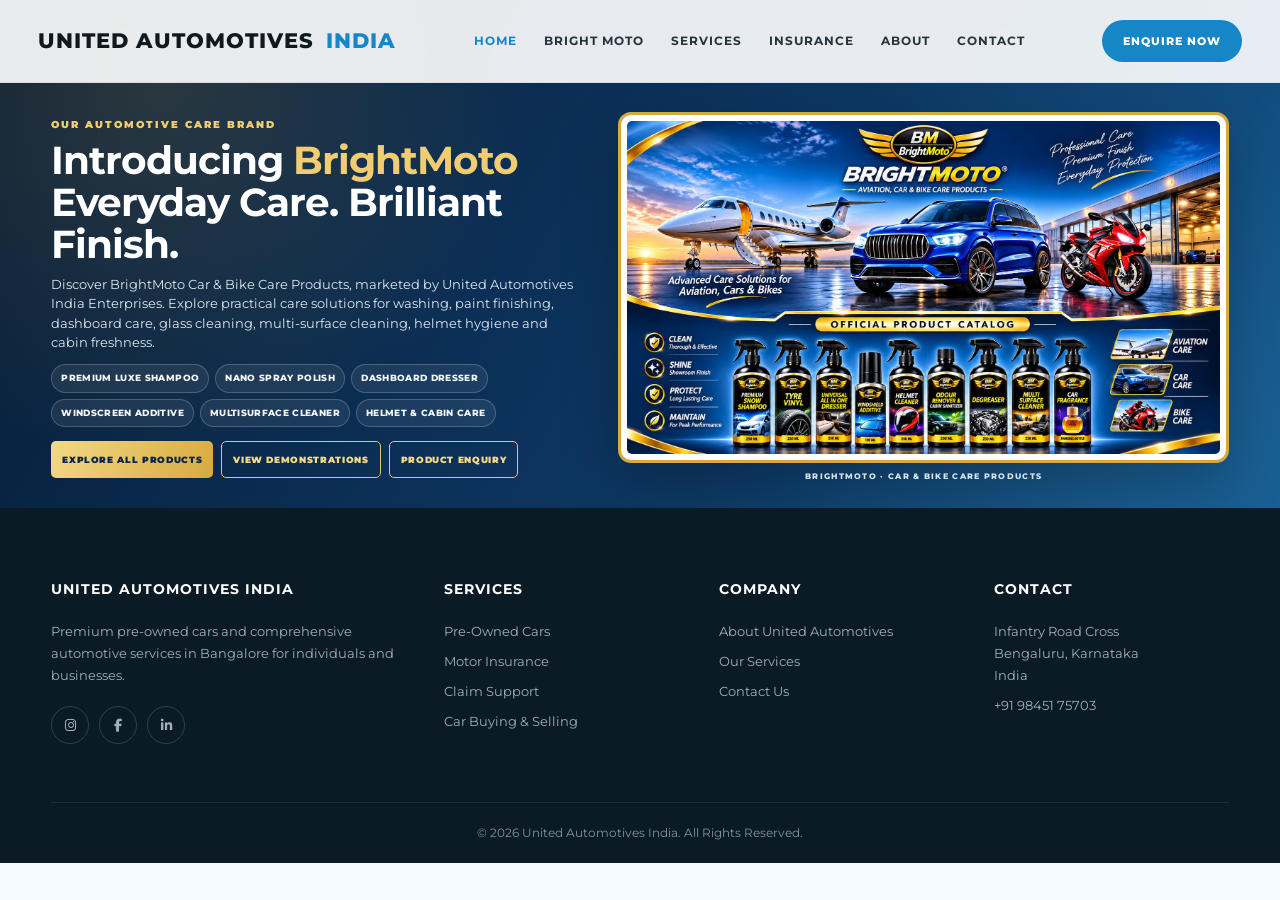
<file: index.html>
<!DOCTYPE html>
<html lang="en-IN">
<head>
<!-- =====================================================

         BASIC SEO

    ====================================================== -->
<meta charset="utf-8"/>
<meta content="width=device-width, initial-scale=1.0" name="viewport"/>
<meta content="index, follow, max-image-preview:large, max-snippet:-1, max-video-preview:-1" name="robots"/>
<meta content="index, follow" name="googlebot"/>
<meta content="United Automotives India" name="author"/>
<meta content="Discover BrightMoto premium car and bike care products, product demonstrations and usage guides from United Automotives India Enterprises." name="description"/>
<meta content="used cars in Bangalore, second hand cars in Bangalore, pre-owned cars Bangalore, luxury used cars Bangalore, used BMW Bangalore, used Audi Bangalore, used Mercedes Bangalore, used cars dealer Bangalore, buy used cars Bangalore, sell used cars Bangalore, car insurance Bangalore" name="keywords"/>
<meta content="#1686c7" name="theme-color"/>
<!-- =====================================================

         CANONICAL URL

    ====================================================== -->
<link href="https://www.unitedautomotivesindia.com/" rel="canonical"/>
<!-- =====================================================

         SEO TITLE

    ====================================================== -->
<title>BrightMoto | Premium Car &amp; Bike Care Products</title>
<!-- =====================================================

         OPEN GRAPH / SOCIAL SEO

    ====================================================== -->
<meta content="website" property="og:type"/>
<meta content="BrightMoto | Premium Car &amp; Bike Care Products" property="og:title"/>
<meta content="Discover BrightMoto premium car and bike care products, product demonstrations and usage guides." property="og:description"/>
<meta content="https://www.unitedautomotivesindia.com/" property="og:url"/>
<meta content="United Automotives India" property="og:site_name"/>
<meta content="en_IN" property="og:locale"/>
<meta content="https://www.unitedautomotivesindia.com/assets/brightmoto-official-poster.jpg" property="og:image"/>
<!-- =====================================================

         TWITTER / X

    ====================================================== -->
<meta content="summary_large_image" name="twitter:card"/>
<meta content="BrightMoto | Premium Car &amp; Bike Care Products" name="twitter:title"/>
<meta content="Explore quality-assured pre-owned and luxury cars in Bangalore with United Automotives India. Get assistance with buying, selling and automotive services." name="twitter:description"/>
<meta content="https://www.unitedautomotivesindia.com/assets/brightmoto-official-poster.jpg" name="twitter:image"/>
<!-- =====================================================

         FONTS

    ====================================================== -->
<link href="https://fonts.googleapis.com" rel="preconnect"/>
<link crossorigin="" href="https://fonts.gstatic.com" rel="preconnect"/>
<link href="https://fonts.googleapis.com/css2?family=Montserrat:wght@400;500;600;700;800&amp;family=Playfair+Display:wght@500;600;700&amp;display=swap" rel="stylesheet"/>
<!-- =====================================================

         FONT AWESOME

    ====================================================== -->
<link href="https://cdnjs.cloudflare.com/ajax/libs/font-awesome/6.5.2/css/all.min.css" rel="stylesheet"/>
<!-- =====================================================

         PRELOAD HERO IMAGE

    ====================================================== -->
<link as="image" href="https://images.unsplash.com/photo-1553440569-bcc63803a83d?auto=format&amp;fit=crop&amp;w=2000&amp;q=90" rel="preload"/>
<!-- =====================================================

         LOCAL BUSINESS / AUTO DEALER SCHEMA

    ====================================================== -->
<script type="application/ld+json">

    {

      "@context": "https://schema.org",

      "@type": "AutoDealer",

      "name": "United Automotives India",

      "url": "https://www.unitedautomotivesindia.com/",

      "telephone": "+91-98451-75703",

      "description": "United Automotives India is a pre-owned and luxury car dealer in Bangalore offering quality used cars, car buying and selling assistance, motor insurance and automotive services.",

      "priceRange": "₹₹₹",

      "address": {

        "@type": "PostalAddress",

        "streetAddress": "Infantry Road Cross",

        "addressLocality": "Bengaluru",

        "addressRegion": "Karnataka",

        "addressCountry": "IN"

      },

      "areaServed": {

        "@type": "City",

        "name": "Bengaluru"

      },

      "sameAs": []

    }

    </script>
<!-- =====================================================

         WEBSITE SCHEMA

    ====================================================== -->
<script type="application/ld+json">

    {

      "@context": "https://schema.org",

      "@type": "WebSite",

      "name": "United Automotives India",

      "url": "https://www.unitedautomotivesindia.com/"

    }

    </script>
<link href="style.css" rel="stylesheet"/>

<style>
/* BrightMoto homepage brand spotlight */
.bm-home-spotlight{position:relative;isolation:isolate;overflow:hidden;padding:76px 0;background:linear-gradient(120deg,#071b34 0%,#0d3763 58%,#12558a 100%);color:#fff}
.bm-home-spotlight:before{content:"";position:absolute;inset:0;z-index:-1;background:radial-gradient(circle at 12% 15%,rgba(215,170,63,.16),transparent 32%),radial-gradient(circle at 92% 85%,rgba(77,174,226,.16),transparent 34%)}
.bm-home-grid{display:grid;grid-template-columns:.9fr 1.1fr;gap:42px;align-items:center}
.bm-home-copy .eyebrow{color:#f0cd72;font-size:11px;font-weight:900;letter-spacing:2px}
.bm-home-copy h2{color:#fff;font-size:clamp(30px,4.2vw,48px);line-height:1.13;margin:12px 0 16px;letter-spacing:-1px}
.bm-home-copy h2 span{color:#f0cd72}
.bm-home-copy>p:not(.eyebrow){max-width:530px;color:#dce8f3;font-size:14px;line-height:1.85}
.bm-home-points{display:flex;flex-wrap:wrap;gap:9px;margin:22px 0 25px}
.bm-home-points span{border:1px solid rgba(255,255,255,.2);background:rgba(255,255,255,.07);border-radius:30px;padding:8px 12px;color:#f4f7fa;font-size:10px;font-weight:800;letter-spacing:.35px}
.bm-home-actions{display:flex;gap:12px;flex-wrap:wrap}
.bm-home-actions a{display:inline-flex;align-items:center;justify-content:center;min-height:46px;padding:13px 18px;border-radius:5px;background:linear-gradient(115deg,#f3d987,#d7aa3f);color:#09264a;font-size:10px;font-weight:900;letter-spacing:.65px}
.bm-home-actions a.alt{background:transparent;border:1px solid #e3c36d;color:#f4d989}
.bm-home-art{display:block;padding:9px;border:3px solid #d7aa3f;border-radius:13px;background:#fff;box-shadow:0 22px 55px rgba(0,0,0,.25)}
.bm-home-art img{display:block;width:100%;height:auto;border-radius:5px}
.bm-home-caption{text-align:center;color:#d7e4ef;font-size:10px;letter-spacing:1.3px;font-weight:800;margin-top:13px;text-transform:uppercase}
@media(max-width:850px){.bm-home-grid{grid-template-columns:1fr;gap:28px}.bm-home-copy{max-width:680px}.bm-home-art{max-width:760px}.bm-home-spotlight{padding:58px 0}}
@media(max-width:560px){.bm-home-spotlight{padding:46px 0}.bm-home-copy h2{font-size:32px}.bm-home-actions a{flex:1}.bm-home-points{gap:7px}}
/* Keep the homepage BrightMoto brand introduction fully clear of the fixed-looking overlay header. */
.bm-home-spotlight{padding-top:124px;padding-bottom:76px;scroll-margin-top:96px}
.bm-home-grid{min-width:0}
.bm-home-copy,.bm-home-grid>div{min-width:0}
.bm-home-art{width:100%;box-sizing:border-box}
.bm-home-art img{width:100%;height:auto;object-fit:contain}
@media(max-width:850px){
  .bm-home-spotlight{padding-top:108px;padding-bottom:58px}
  .bm-home-grid{gap:24px}
}
@media(max-width:560px){
  .bm-home-spotlight{padding-top:104px;padding-bottom:46px}
  .bm-home-copy h2{font-size:clamp(28px,8vw,34px);line-height:1.16}
  .bm-home-copy .eyebrow{font-size:10px;letter-spacing:1.5px}
  .bm-home-copy>p:not(.eyebrow){font-size:13px;line-height:1.7}
  .bm-home-points span{font-size:9px;padding:7px 9px}
  .bm-home-actions{flex-direction:column}
  .bm-home-actions a{width:100%;box-sizing:border-box}
}
/* Desktop first-screen fit: keep the full BrightMoto introduction and all CTAs visible on typical laptop displays. */
@media(min-width:851px) and (max-height:900px){
  .bm-home-spotlight{padding-top:76px;padding-bottom:34px}
  .bm-home-grid{gap:28px}
  .bm-home-copy h2{font-size:clamp(32px,3.3vw,40px);line-height:1.1;margin:8px 0 12px}
  .bm-home-copy .eyebrow{font-size:10px}
  .bm-home-copy>p:not(.eyebrow){font-size:13px;line-height:1.65}
  .bm-home-points{gap:7px;margin:14px 0 17px}
  .bm-home-points span{font-size:9px;padding:7px 10px}
  .bm-home-actions{gap:9px}
  .bm-home-actions a{min-height:40px;padding:10px 13px;font-size:9px}
  .bm-home-art{padding:7px}
  .bm-home-caption{margin-top:8px;font-size:9px}
}

/* Final laptop-screen fit for the homepage BrightMoto introduction.
   The header is absolutely positioned, so reserve clear space beneath it. */
@media (min-width:851px) {
  .bm-home-spotlight{
    padding-top:112px;
    padding-bottom:24px;
    min-height:0;
  }
  .bm-home-grid{
    grid-template-columns:minmax(0,.94fr) minmax(0,1.06fr);
    gap:26px;
    align-items:center;
  }
  .bm-home-copy .eyebrow{
    display:block;
    margin:0 0 7px;
    line-height:1.4;
  }
  .bm-home-copy h2{
    font-size:clamp(30px,3.15vw,39px);
    line-height:1.08;
    margin:7px 0 10px;
  }
  .bm-home-copy>p:not(.eyebrow){
    font-size:12.5px;
    line-height:1.55;
  }
  .bm-home-points{
    gap:6px;
    margin:12px 0 14px;
  }
  .bm-home-points span{
    font-size:8.5px;
    padding:6px 9px;
  }
  .bm-home-actions{gap:8px}
  .bm-home-actions a{
    min-height:37px;
    padding:9px 11px;
    font-size:8.5px;
  }
  .bm-home-art{padding:6px}
  .bm-home-art img{
    width:100%;
    height:auto;
    max-height: min(44vh,340px);
    object-fit:contain;
    object-position:center;
  }
  .bm-home-caption{margin-top:7px;font-size:8px}
}
@media (min-width:851px) and (max-height:700px){
  .bm-home-spotlight{padding-top:100px;padding-bottom:16px}
  .bm-home-grid{gap:20px}
  .bm-home-copy h2{font-size:clamp(28px,2.8vw,34px)}
  .bm-home-copy>p:not(.eyebrow){font-size:11.5px;line-height:1.45}
  .bm-home-points{margin:9px 0 10px}
  .bm-home-points span{font-size:8px;padding:5px 8px}
  .bm-home-art img{max-height:38vh}
}

</style>
</head>
<body>
<!-- ACCESSIBILITY -->
<a class="skip-link" href="#main-content">

    Skip to main content

</a>
<!-- =====================================================

     HEADER

===================================================== -->
<header>
<div class="navbar">
<a aria-label="United Automotives India Home" class="logo" href="index.html">



            UNITED AUTOMOTIVES

            <span>INDIA</span>
</a>
<nav aria-label="Main navigation">
<a class="active" href="index.html">

                HOME

            </a>
<a href="bright-moto.html">
                BRIGHT MOTO
            </a>
<a href="services.html#services">

                SERVICES

            </a>
<a href="insurance.html#insurance">

                INSURANCE

            </a>
<a href="about.html#about">

                ABOUT

            </a>
<a href="contact.html#contact">

                CONTACT

            </a>
</nav>
<a aria-label="Call United Automotives India" class="nav-btn" href="tel:+919845175703">



            ENQUIRE NOW



        </a>
</div>
</header>
<!-- =====================================================

     MAIN

===================================================== -->
<main id="main-content"><section class="bm-home-spotlight" id="brightmoto-home-spotlight" aria-labelledby="bm-home-title">
  <div class="container bm-home-grid">
    <div class="bm-home-copy">
      <p class="eyebrow">OUR AUTOMOTIVE CARE BRAND</p>
      <h2 id="bm-home-title">Introducing <span>BrightMoto</span><br>Everyday Care. Brilliant Finish.</h2>
      <p>Discover BrightMoto Car &amp; Bike Care Products, marketed by United Automotives India Enterprises. Explore practical care solutions for washing, paint finishing, dashboard care, glass cleaning, multi-surface cleaning, helmet hygiene and cabin freshness.</p>
      <div class="bm-home-points" aria-label="BrightMoto featured products">
        <span>PREMIUM LUXE SHAMPOO</span><span>NANO SPRAY POLISH</span><span>DASHBOARD DRESSER</span><span>WINDSCREEN ADDITIVE</span><span>MULTISURFACE CLEANER</span><span>HELMET &amp; CABIN CARE</span>
      </div>
      <div class="bm-home-actions">
        <a href="bright-moto.html#products">EXPLORE ALL PRODUCTS</a>
        <a class="alt" href="bright-moto.html#product-use-guides">VIEW DEMONSTRATIONS</a>
        <a class="alt" href="https://wa.me/919845175703?text=Hello%20BrightMoto%2C%20I%20would%20like%20product%20information." target="_blank" rel="noopener noreferrer">PRODUCT ENQUIRY</a>
      </div>
    </div>
    <div>
      <a class="bm-home-art" href="bright-moto.html" aria-label="Explore the BrightMoto product catalogue">
        <img src="assets/brightmoto-official-poster.jpg" alt="BrightMoto official car and bike care product showcase" loading="lazy">
      </a>
      <p class="bm-home-caption">BrightMoto · Car &amp; Bike Care Products</p>
    </div>
  </div>
</section>


</main>
<!-- =====================================================

     FOOTER

===================================================== -->
<footer>
<div class="footer-grid container">
<div>
<h3>

                UNITED AUTOMOTIVES INDIA

            </h3>
<p>

                Premium pre-owned cars and comprehensive

                automotive services in Bangalore for

                individuals and businesses.

            </p>
<div class="social-links">
<!-- Replace # with your actual social URLs -->
<a aria-label="United Automotives India Instagram" href="https://www.instagram.com/united.automotives/">
<i aria-hidden="true" class="fa-brands fa-instagram"></i>
</a>
<a aria-label="United Automotives India Facebook" href="https://www.facebook.com/profile.php?id=100064138024715#">
<i aria-hidden="true" class="fa-brands fa-facebook-f"></i>
</a>
<a aria-label="United Automotives India LinkedIn" href="https://www.linkedin.com/in/nizam-shah-0674b729">
<i aria-hidden="true" class="fa-brands fa-linkedin-in"></i>
</a>
</div>
</div>
<div>
<h3>

                SERVICES

            </h3>
<a href="services.html#services">

                Pre-Owned Cars

            </a>
<a href="insurance.html#insurance">

                Motor Insurance

            </a>
<a href="insurance.html#insurance">

                Claim Support

            </a>
<a href="services.html#services">

                Car Buying &amp; Selling

            </a>
</div>
<div>
<h3>

                COMPANY

            </h3>
<a href="about.html#about">

                About United Automotives

            </a>
<a href="services.html#services">

                Our Services

            </a>
<a href="contact.html#contact">

                Contact Us

            </a>
</div>
<div>
<h3>

                CONTACT

            </h3>
<p>

                Infantry Road Cross<br/>

                Bengaluru, Karnataka<br/>

                India

            </p>
<p>
<a href="tel:+919845175703">

                    +91 98451 75703

                </a>
</p>
</div>
</div>
<div class="copyright container">



        © 2026 United Automotives India.

        All Rights Reserved.



    </div>
</footer>
<!-- =====================================================

     HERO SLIDER JAVASCRIPT

===================================================== -->
<script defer="" src="script.js"></script>
</body>
</html>
</file>
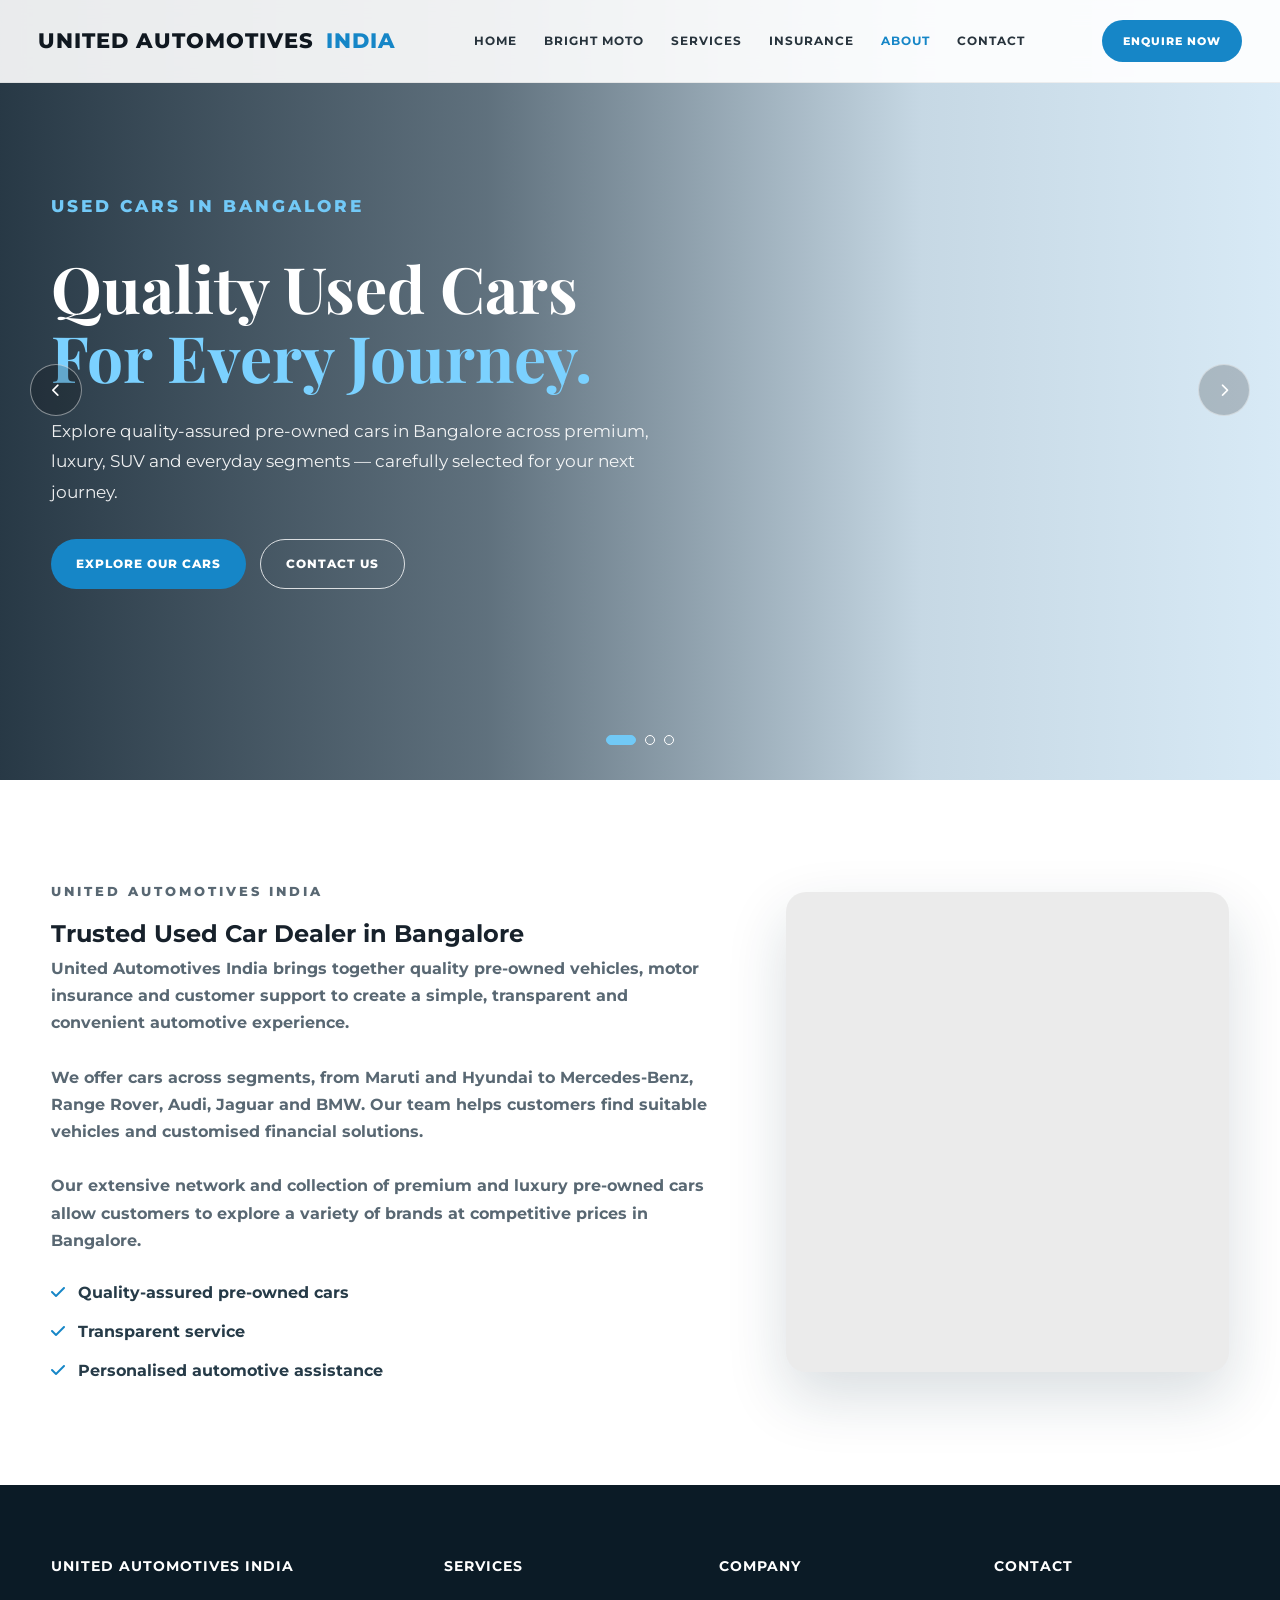
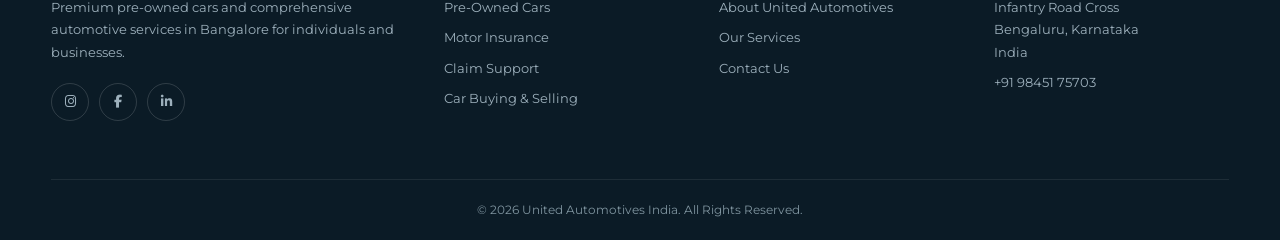
<file: about.html>
<!DOCTYPE html>
<html lang="en-IN">
<head>
<!-- =====================================================

         BASIC SEO

    ====================================================== -->
<meta charset="utf-8"/>
<meta content="width=device-width, initial-scale=1.0" name="viewport"/>
<meta content="index, follow, max-image-preview:large, max-snippet:-1, max-video-preview:-1" name="robots"/>
<meta content="index, follow" name="googlebot"/>
<meta content="United Automotives India" name="author"/>
<meta content="Learn about United Automotives India, a Bangalore pre-owned car dealer offering used cars and automotive assistance." name="description"/>
<meta content="used cars in Bangalore, second hand cars in Bangalore, pre-owned cars Bangalore, luxury used cars Bangalore, used BMW Bangalore, used Audi Bangalore, used Mercedes Bangalore, used cars dealer Bangalore, buy used cars Bangalore, sell used cars Bangalore, car insurance Bangalore" name="keywords"/>
<meta content="#1686c7" name="theme-color"/>
<!-- =====================================================

         CANONICAL URL

    ====================================================== -->
<link href="https://www.unitedautomotivesindia.com/about.html" rel="canonical"/>
<!-- =====================================================

         SEO TITLE

    ====================================================== -->
<title>About United Automotives India | Used Car Dealer in Bangalore</title>
<!-- =====================================================

         OPEN GRAPH / SOCIAL SEO

    ====================================================== -->
<meta content="website" property="og:type"/>
<meta content="About United Automotives India | Used Car Dealer in Bangalore" property="og:title"/>
<meta content="Learn about United Automotives India, a Bangalore pre-owned car dealer offering used cars and automotive assistance." property="og:description"/>
<meta content="https://www.unitedautomotivesindia.com/about.html" property="og:url"/>
<meta content="United Automotives India" property="og:site_name"/>
<meta content="en_IN" property="og:locale"/>
<meta content="https://images.unsplash.com/photo-1492144534655-ae79c964c9d7?auto=format&amp;fit=crop&amp;w=2000&amp;q=90" property="og:image"/>
<!-- =====================================================

         TWITTER / X

    ====================================================== -->
<meta content="summary_large_image" name="twitter:card"/>
<meta content="About United Automotives India | Used Car Dealer in Bangalore" name="twitter:title"/>
<meta content="Learn about United Automotives India, a Bangalore pre-owned car dealer offering used cars and automotive assistance." name="twitter:description"/>
<meta content="https://images.unsplash.com/photo-1492144534655-ae79c964c9d7?auto=format&amp;fit=crop&amp;w=2000&amp;q=90" name="twitter:image"/>
<!-- =====================================================

         FONTS

    ====================================================== -->
<link href="https://fonts.googleapis.com" rel="preconnect"/>
<link crossorigin="" href="https://fonts.gstatic.com" rel="preconnect"/>
<link href="https://fonts.googleapis.com/css2?family=Montserrat:wght@400;500;600;700;800&amp;family=Playfair+Display:wght@500;600;700&amp;display=swap" rel="stylesheet"/>
<!-- =====================================================

         FONT AWESOME

    ====================================================== -->
<link href="https://cdnjs.cloudflare.com/ajax/libs/font-awesome/6.5.2/css/all.min.css" rel="stylesheet"/>
<!-- =====================================================

         PRELOAD HERO IMAGE

    ====================================================== -->
<link as="image" href="https://images.unsplash.com/photo-1553440569-bcc63803a83d?auto=format&amp;fit=crop&amp;w=2000&amp;q=90" rel="preload"/>
<!-- =====================================================

         LOCAL BUSINESS / AUTO DEALER SCHEMA

    ====================================================== -->
<script type="application/ld+json">

    {

      "@context": "https://schema.org",

      "@type": "AutoDealer",

      "name": "United Automotives India",

      "url": "https://www.unitedautomotivesindia.com/",

      "telephone": "+91-98451-75703",

      "description": "United Automotives India is a pre-owned and luxury car dealer in Bangalore offering quality used cars, car buying and selling assistance, motor insurance and automotive services.",

      "priceRange": "₹₹₹",

      "address": {

        "@type": "PostalAddress",

        "streetAddress": "Infantry Road Cross",

        "addressLocality": "Bengaluru",

        "addressRegion": "Karnataka",

        "addressCountry": "IN"

      },

      "areaServed": {

        "@type": "City",

        "name": "Bengaluru"

      },

      "sameAs": []

    }

    </script>
<!-- =====================================================

         WEBSITE SCHEMA

    ====================================================== -->
<script type="application/ld+json">

    {

      "@context": "https://schema.org",

      "@type": "WebSite",

      "name": "United Automotives India",

      "url": "https://www.unitedautomotivesindia.com/"

    }

    </script>
<link href="style.css" rel="stylesheet"/>
</head>
<body>
<!-- ACCESSIBILITY -->
<a class="skip-link" href="#main-content">

    Skip to main content

</a>
<!-- =====================================================

     HEADER

===================================================== -->
<header>
<div class="navbar">
<a aria-label="United Automotives India Home" class="logo" href="index.html">



            UNITED AUTOMOTIVES

            <span>INDIA</span>
</a>
<nav aria-label="Main navigation">
<a href="index.html">

                HOME

            </a>
<a href="bright-moto.html">
                BRIGHT MOTO
            </a>
<a href="services.html#services">

                SERVICES

            </a>
<a href="insurance.html#insurance">

                INSURANCE

            </a>
<a class="active" href="about.html#about">

                ABOUT

            </a>
<a href="contact.html#contact">

                CONTACT

            </a>
</nav>
<a aria-label="Call United Automotives India" class="nav-btn" href="tel:+919845175703">



            ENQUIRE NOW



        </a>
</div>
</header>
<!-- =====================================================

     MAIN

===================================================== -->
<main id="main-content"><section aria-label="United Automotives India about slideshow" class="hero-slider">
<!-- SLIDE 1 -->
<article class="slide slide-one active">
<div class="slide-content">
<p class="eyebrow">

                USED CARS IN BANGALORE

            </p>
<h1>

                Quality Used Cars

                <br/>
<span>For Every Journey.</span>
</h1>
<p>

                Explore quality-assured pre-owned cars in

                Bangalore across premium, luxury, SUV and

                everyday segments — carefully selected for

                your next journey.

            </p>
<div class="buttons">
<a class="btn primary" href="services.html#services">

                    EXPLORE OUR CARS

                </a>
<a class="btn outline" href="contact.html#contact">

                    CONTACT US

                </a>
</div>
</div>
</article>
<!-- SLIDE 2 -->
<article class="slide slide-two">
<div class="slide-content">
<p class="eyebrow">

                PREMIUM PRE-OWNED CARS

            </p>
<h2>

                Quality Cars.

                <br/>
<span>Transparent Deals.</span>
</h2>
<p>

                From Maruti and Hyundai to BMW, Audi,

                Mercedes-Benz, Jaguar and Range Rover,

                discover pre-owned vehicles selected with

                attention to quality, documentation and value.

            </p>
<div class="buttons">
<a class="btn primary" href="services.html#services">

                    VIEW SERVICES

                </a>
<a class="btn outline" href="tel:+919845175703">
<i aria-hidden="true" class="fa-solid fa-phone"></i>



                      CALL US



                </a>
</div>
</div>
</article>
<!-- SLIDE 3 -->
<article class="slide slide-three">
<div class="slide-content">
<p class="eyebrow">

                COMPLETE AUTOMOTIVE ASSISTANCE

            </p>
<h2>

                More Than a Car.

                <br/>
<span>A Complete Automotive Experience.</span>
</h2>
<p>

                Vehicle sales, motor insurance, renewals,

                documentation and claim assistance —

                personalised automotive support from

                start to finish.

            </p>
<div class="buttons">
<a class="btn primary" href="insurance.html#insurance">

                    INSURANCE SERVICES

                </a>
<a aria-label="Contact United Automotives India on WhatsApp" class="btn whatsapp" href="https://wa.me/919845175703" rel="noopener noreferrer" target="_blank">
<i aria-hidden="true" class="fa-brands fa-whatsapp"></i>



                      WHATSAPP



                </a>
</div>
</div>
</article>
<!-- PREVIOUS -->
<button aria-label="Previous slide" class="slider-arrow slider-prev" type="button">
<i aria-hidden="true" class="fa-solid fa-chevron-left"></i>
</button>
<!-- NEXT -->
<button aria-label="Next slide" class="slider-arrow slider-next" type="button">
<i aria-hidden="true" class="fa-solid fa-chevron-right"></i>
</button>
<!-- DOTS -->
<div aria-label="Hero slides" class="slider-dots" role="tablist">
<button aria-label="Show slide 1" aria-selected="true" class="slider-dot active" data-slide="0" type="button">
</button>
<button aria-label="Show slide 2" aria-selected="false" class="slider-dot" data-slide="1" type="button">
</button>
<button aria-label="Show slide 3" aria-selected="false" class="slider-dot" data-slide="2" type="button">
</button>
</div>
</section>
<section aria-labelledby="about-title" class="intro" id="about">
<div class="container intro-grid">
<div>
<p class="eyebrow">

                UNITED AUTOMOTIVES INDIA

            </p>
<h1 id="about-title">

                Trusted Used Car Dealer in Bangalore

            </h1>
<p>
<strong>

                    United Automotives India brings together

                    quality pre-owned vehicles, motor insurance

                    and customer support to create a simple,

                    transparent and convenient automotive

                    experience.

                </strong>
</p>
<br/>
<p>
<strong>

                    We offer cars across segments, from Maruti

                    and Hyundai to Mercedes-Benz, Range Rover,

                    Audi, Jaguar and BMW. Our team helps customers

                    find suitable vehicles and customised

                    financial solutions.

                </strong>
</p>
<br/>
<p>
<strong>

                    Our extensive network and collection of

                    premium and luxury pre-owned cars allow

                    customers to explore a variety of brands

                    at competitive prices in Bangalore.

                </strong>
</p>
<div class="ticks">
<div>
<i aria-hidden="true" class="fa-solid fa-check"></i>

                    Quality-assured pre-owned cars

                </div>
<div>
<i aria-hidden="true" class="fa-solid fa-check"></i>

                    Transparent service

                </div>
<div>
<i aria-hidden="true" class="fa-solid fa-check"></i>

                    Personalised automotive assistance

                </div>
</div>
</div>
<div aria-label="Premium pre-owned car available at United Automotives India" class="intro-image" role="img">
</div>
</div>
</section></main>
<!-- =====================================================

     FOOTER

===================================================== -->
<footer>
<div class="footer-grid container">
<div>
<h3>

                UNITED AUTOMOTIVES INDIA

            </h3>
<p>

                Premium pre-owned cars and comprehensive

                automotive services in Bangalore for

                individuals and businesses.

            </p>
<div class="social-links">
<!-- Replace # with your actual social URLs -->
<a aria-label="United Automotives India Instagram" href="https://www.instagram.com/united.automotives/">
<i aria-hidden="true" class="fa-brands fa-instagram"></i>
</a>
<a aria-label="United Automotives India Facebook" href="https://www.facebook.com/profile.php?id=100064138024715#">
<i aria-hidden="true" class="fa-brands fa-facebook-f"></i>
</a>
<a aria-label="United Automotives India LinkedIn" href="https://www.linkedin.com/in/nizam-shah-0674b729">
<i aria-hidden="true" class="fa-brands fa-linkedin-in"></i>
</a>
</div>
</div>
<div>
<h3>

                SERVICES

            </h3>
<a href="services.html#services">

                Pre-Owned Cars

            </a>
<a href="insurance.html#insurance">

                Motor Insurance

            </a>
<a href="insurance.html#insurance">

                Claim Support

            </a>
<a href="services.html#services">

                Car Buying &amp; Selling

            </a>
</div>
<div>
<h3>

                COMPANY

            </h3>
<a href="about.html#about">

                About United Automotives

            </a>
<a href="services.html#services">

                Our Services

            </a>
<a href="contact.html#contact">

                Contact Us

            </a>
</div>
<div>
<h3>

                CONTACT

            </h3>
<p>

                Infantry Road Cross<br/>

                Bengaluru, Karnataka<br/>

                India

            </p>
<p>
<a href="tel:+919845175703">

                    +91 98451 75703

                </a>
</p>
</div>
</div>
<div class="copyright container">



        © 2026 United Automotives India.

        All Rights Reserved.



    </div>
</footer>
<!-- =====================================================

     HERO SLIDER JAVASCRIPT

===================================================== -->
<script defer="" src="script.js"></script>
</body>
</html>
</file>
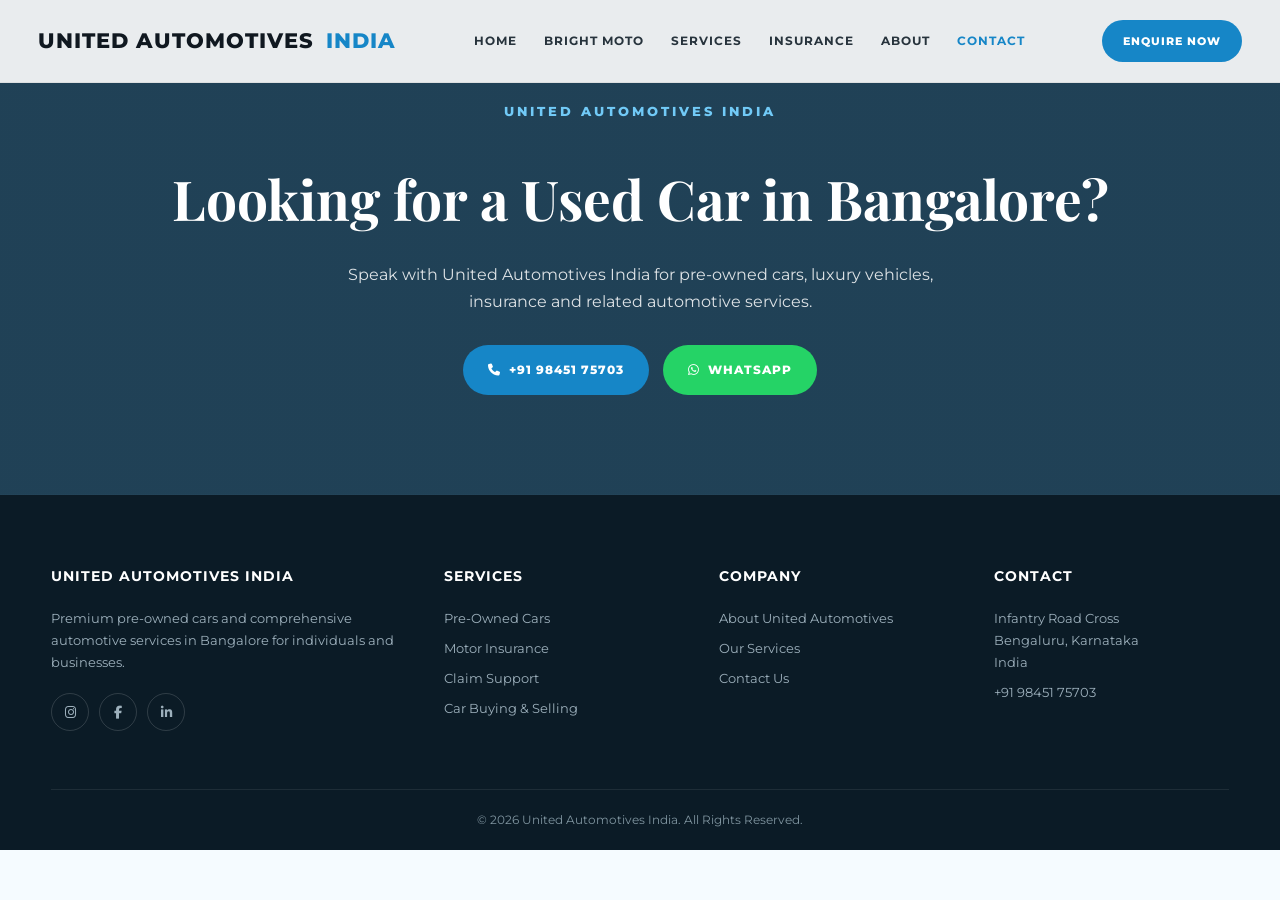
<file: contact.html>
<!DOCTYPE html>
<html lang="en-IN">
<head>
<!-- =====================================================

         BASIC SEO

    ====================================================== -->
<meta charset="utf-8"/>
<meta content="width=device-width, initial-scale=1.0" name="viewport"/>
<meta content="index, follow, max-image-preview:large, max-snippet:-1, max-video-preview:-1" name="robots"/>
<meta content="index, follow" name="googlebot"/>
<meta content="United Automotives India" name="author"/>
<meta content="Contact United Automotives India in Bangalore for pre-owned cars, luxury vehicles, motor insurance and automotive assistance." name="description"/>
<meta content="used cars in Bangalore, second hand cars in Bangalore, pre-owned cars Bangalore, luxury used cars Bangalore, used BMW Bangalore, used Audi Bangalore, used Mercedes Bangalore, used cars dealer Bangalore, buy used cars Bangalore, sell used cars Bangalore, car insurance Bangalore" name="keywords"/>
<meta content="#1686c7" name="theme-color"/>
<!-- =====================================================

         CANONICAL URL

    ====================================================== -->
<link href="https://www.unitedautomotivesindia.com/contact.html" rel="canonical"/>
<!-- =====================================================

         SEO TITLE

    ====================================================== -->
<title>Contact United Automotives India | Bangalore</title>
<!-- =====================================================

         OPEN GRAPH / SOCIAL SEO

    ====================================================== -->
<meta content="website" property="og:type"/>
<meta content="Contact United Automotives India | Bangalore" property="og:title"/>
<meta content="Contact United Automotives India in Bangalore for pre-owned cars, luxury vehicles, motor insurance and automotive assistance." property="og:description"/>
<meta content="https://www.unitedautomotivesindia.com/contact.html" property="og:url"/>
<meta content="United Automotives India" property="og:site_name"/>
<meta content="en_IN" property="og:locale"/>
<meta content="https://images.unsplash.com/photo-1492144534655-ae79c964c9d7?auto=format&amp;fit=crop&amp;w=2000&amp;q=90" property="og:image"/>
<!-- =====================================================

         TWITTER / X

    ====================================================== -->
<meta content="summary_large_image" name="twitter:card"/>
<meta content="Contact United Automotives India | Bangalore" name="twitter:title"/>
<meta content="Contact United Automotives India in Bangalore for pre-owned cars, luxury vehicles, motor insurance and automotive assistance." name="twitter:description"/>
<meta content="https://images.unsplash.com/photo-1492144534655-ae79c964c9d7?auto=format&amp;fit=crop&amp;w=2000&amp;q=90" name="twitter:image"/>
<!-- =====================================================

         FONTS

    ====================================================== -->
<link href="https://fonts.googleapis.com" rel="preconnect"/>
<link crossorigin="" href="https://fonts.gstatic.com" rel="preconnect"/>
<link href="https://fonts.googleapis.com/css2?family=Montserrat:wght@400;500;600;700;800&amp;family=Playfair+Display:wght@500;600;700&amp;display=swap" rel="stylesheet"/>
<!-- =====================================================

         FONT AWESOME

    ====================================================== -->
<link href="https://cdnjs.cloudflare.com/ajax/libs/font-awesome/6.5.2/css/all.min.css" rel="stylesheet"/>
<!-- =====================================================

         PRELOAD HERO IMAGE

    ====================================================== -->
<link as="image" href="https://images.unsplash.com/photo-1553440569-bcc63803a83d?auto=format&amp;fit=crop&amp;w=2000&amp;q=90" rel="preload"/>
<!-- =====================================================

         LOCAL BUSINESS / AUTO DEALER SCHEMA

    ====================================================== -->
<script type="application/ld+json">

    {

      "@context": "https://schema.org",

      "@type": "AutoDealer",

      "name": "United Automotives India",

      "url": "https://www.unitedautomotivesindia.com/",

      "telephone": "+91-98451-75703",

      "description": "United Automotives India is a pre-owned and luxury car dealer in Bangalore offering quality used cars, car buying and selling assistance, motor insurance and automotive services.",

      "priceRange": "₹₹₹",

      "address": {

        "@type": "PostalAddress",

        "streetAddress": "Infantry Road Cross",

        "addressLocality": "Bengaluru",

        "addressRegion": "Karnataka",

        "addressCountry": "IN"

      },

      "areaServed": {

        "@type": "City",

        "name": "Bengaluru"

      },

      "sameAs": []

    }

    </script>
<!-- =====================================================

         WEBSITE SCHEMA

    ====================================================== -->
<script type="application/ld+json">

    {

      "@context": "https://schema.org",

      "@type": "WebSite",

      "name": "United Automotives India",

      "url": "https://www.unitedautomotivesindia.com/"

    }

    </script>
<link href="style.css" rel="stylesheet"/>
</head>
<body>
<!-- ACCESSIBILITY -->
<a class="skip-link" href="#main-content">

    Skip to main content

</a>
<!-- =====================================================

     HEADER

===================================================== -->
<header>
<div class="navbar">
<a aria-label="United Automotives India Home" class="logo" href="index.html">



            UNITED AUTOMOTIVES

            <span>INDIA</span>
</a>
<nav aria-label="Main navigation">
<a href="index.html">

                HOME

            </a>
<a href="bright-moto.html">
                BRIGHT MOTO
            </a>
<a href="services.html#services">

                SERVICES

            </a>
<a href="insurance.html#insurance">

                INSURANCE

            </a>
<a href="about.html#about">

                ABOUT

            </a>
<a class="active" href="contact.html#contact">

                CONTACT

            </a>
</nav>
<a aria-label="Call United Automotives India" class="nav-btn" href="tel:+919845175703">



            ENQUIRE NOW



        </a>
</div>
</header>
<!-- =====================================================

     MAIN

===================================================== -->
<main id="main-content"><section aria-labelledby="contact-title" class="cta" id="contact">
<p class="eyebrow">

        UNITED AUTOMOTIVES INDIA

    </p>
<h1 id="contact-title">

        Looking for a Used Car in Bangalore?

    </h1>
<p>

        Speak with United Automotives India for

        pre-owned cars, luxury vehicles, insurance

        and related automotive services.

    </p>
<div class="buttons center">
<a aria-label="Call United Automotives India" class="btn primary" href="tel:+919845175703">
<i aria-hidden="true" class="fa-solid fa-phone"></i>



              +91 98451 75703



        </a>
<a aria-label="WhatsApp United Automotives India" class="btn whatsapp" href="https://wa.me/919845175703" rel="noopener noreferrer" target="_blank">
<i aria-hidden="true" class="fa-brands fa-whatsapp"></i>



              WHATSAPP



        </a>
</div>
</section></main>
<!-- =====================================================

     FOOTER

===================================================== -->
<footer>
<div class="footer-grid container">
<div>
<h3>

                UNITED AUTOMOTIVES INDIA

            </h3>
<p>

                Premium pre-owned cars and comprehensive

                automotive services in Bangalore for

                individuals and businesses.

            </p>
<div class="social-links">
<!-- Replace # with your actual social URLs -->
<a aria-label="United Automotives India Instagram" href="https://www.instagram.com/united.automotives/">
<i aria-hidden="true" class="fa-brands fa-instagram"></i>
</a>
<a aria-label="United Automotives India Facebook" href="https://www.facebook.com/profile.php?id=100064138024715#">
<i aria-hidden="true" class="fa-brands fa-facebook-f"></i>
</a>
<a aria-label="United Automotives India LinkedIn" href="https://www.linkedin.com/in/nizam-shah-0674b729">
<i aria-hidden="true" class="fa-brands fa-linkedin-in"></i>
</a>
</div>
</div>
<div>
<h3>

                SERVICES

            </h3>
<a href="services.html#services">

                Pre-Owned Cars

            </a>
<a href="insurance.html#insurance">

                Motor Insurance

            </a>
<a href="insurance.html#insurance">

                Claim Support

            </a>
<a href="services.html#services">

                Car Buying &amp; Selling

            </a>
</div>
<div>
<h3>

                COMPANY

            </h3>
<a href="about.html#about">

                About United Automotives

            </a>
<a href="services.html#services">

                Our Services

            </a>
<a href="contact.html#contact">

                Contact Us

            </a>
</div>
<div>
<h3>

                CONTACT

            </h3>
<p>

                Infantry Road Cross<br/>

                Bengaluru, Karnataka<br/>

                India

            </p>
<p>
<a href="tel:+919845175703">

                    +91 98451 75703

                </a>
</p>
</div>
</div>
<div class="copyright container">



        © 2026 United Automotives India.

        All Rights Reserved.



    </div>
</footer>
<!-- =====================================================

     HERO SLIDER JAVASCRIPT

===================================================== -->
<script defer="" src="script.js"></script>
</body>
</html>
</file>
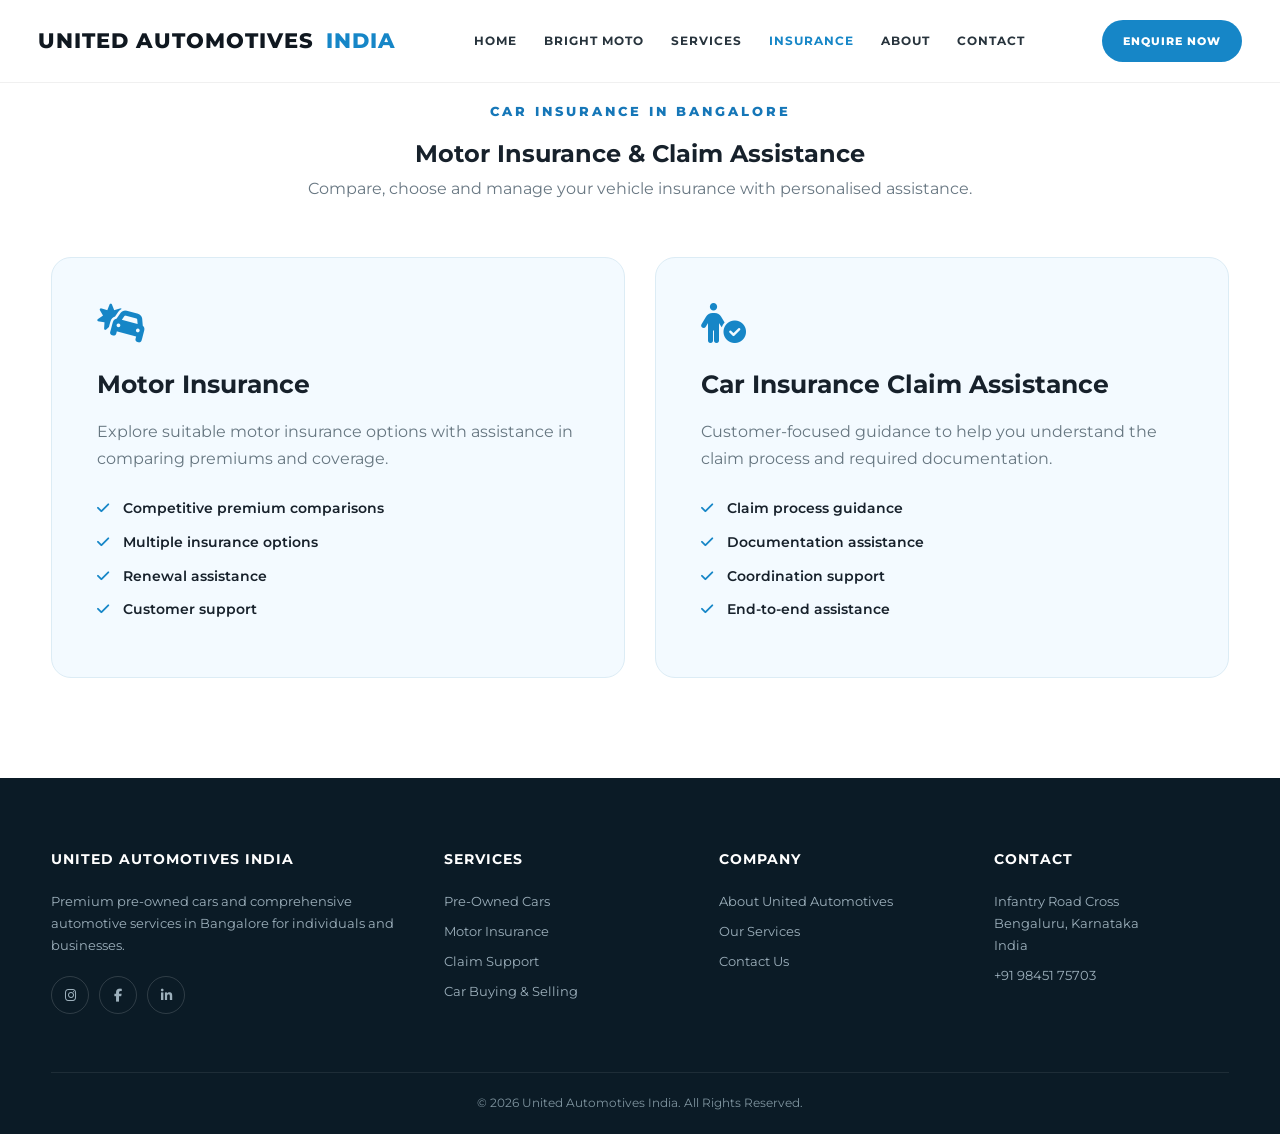
<file: insurance.html>
<!DOCTYPE html>
<html lang="en-IN">
<head>
<!-- =====================================================

         BASIC SEO

    ====================================================== -->
<meta charset="utf-8"/>
<meta content="width=device-width, initial-scale=1.0" name="viewport"/>
<meta content="index, follow, max-image-preview:large, max-snippet:-1, max-video-preview:-1" name="robots"/>
<meta content="index, follow" name="googlebot"/>
<meta content="United Automotives India" name="author"/>
<meta content="Get assistance comparing motor insurance options, renewing car insurance and understanding claim documentation in Bangalore." name="description"/>
<meta content="used cars in Bangalore, second hand cars in Bangalore, pre-owned cars Bangalore, luxury used cars Bangalore, used BMW Bangalore, used Audi Bangalore, used Mercedes Bangalore, used cars dealer Bangalore, buy used cars Bangalore, sell used cars Bangalore, car insurance Bangalore" name="keywords"/>
<meta content="#1686c7" name="theme-color"/>
<!-- =====================================================

         CANONICAL URL

    ====================================================== -->
<link href="https://www.unitedautomotivesindia.com/insurance.html" rel="canonical"/>
<!-- =====================================================

         SEO TITLE

    ====================================================== -->
<title>Car Insurance &amp; Claim Assistance in Bangalore | United Automotives India</title>
<!-- =====================================================

         OPEN GRAPH / SOCIAL SEO

    ====================================================== -->
<meta content="website" property="og:type"/>
<meta content="Car Insurance &amp; Claim Assistance in Bangalore | United Automotives India" property="og:title"/>
<meta content="Get assistance comparing motor insurance options, renewing car insurance and understanding claim documentation in Bangalore." property="og:description"/>
<meta content="https://www.unitedautomotivesindia.com/insurance.html" property="og:url"/>
<meta content="United Automotives India" property="og:site_name"/>
<meta content="en_IN" property="og:locale"/>
<meta content="https://images.unsplash.com/photo-1492144534655-ae79c964c9d7?auto=format&amp;fit=crop&amp;w=2000&amp;q=90" property="og:image"/>
<!-- =====================================================

         TWITTER / X

    ====================================================== -->
<meta content="summary_large_image" name="twitter:card"/>
<meta content="Car Insurance &amp; Claim Assistance in Bangalore | United Automotives India" name="twitter:title"/>
<meta content="Get assistance comparing motor insurance options, renewing car insurance and understanding claim documentation in Bangalore." name="twitter:description"/>
<meta content="https://images.unsplash.com/photo-1492144534655-ae79c964c9d7?auto=format&amp;fit=crop&amp;w=2000&amp;q=90" name="twitter:image"/>
<!-- =====================================================

         FONTS

    ====================================================== -->
<link href="https://fonts.googleapis.com" rel="preconnect"/>
<link crossorigin="" href="https://fonts.gstatic.com" rel="preconnect"/>
<link href="https://fonts.googleapis.com/css2?family=Montserrat:wght@400;500;600;700;800&amp;family=Playfair+Display:wght@500;600;700&amp;display=swap" rel="stylesheet"/>
<!-- =====================================================

         FONT AWESOME

    ====================================================== -->
<link href="https://cdnjs.cloudflare.com/ajax/libs/font-awesome/6.5.2/css/all.min.css" rel="stylesheet"/>
<!-- =====================================================

         PRELOAD HERO IMAGE

    ====================================================== -->
<link as="image" href="https://images.unsplash.com/photo-1553440569-bcc63803a83d?auto=format&amp;fit=crop&amp;w=2000&amp;q=90" rel="preload"/>
<!-- =====================================================

         LOCAL BUSINESS / AUTO DEALER SCHEMA

    ====================================================== -->
<script type="application/ld+json">

    {

      "@context": "https://schema.org",

      "@type": "AutoDealer",

      "name": "United Automotives India",

      "url": "https://www.unitedautomotivesindia.com/",

      "telephone": "+91-98451-75703",

      "description": "United Automotives India is a pre-owned and luxury car dealer in Bangalore offering quality used cars, car buying and selling assistance, motor insurance and automotive services.",

      "priceRange": "₹₹₹",

      "address": {

        "@type": "PostalAddress",

        "streetAddress": "Infantry Road Cross",

        "addressLocality": "Bengaluru",

        "addressRegion": "Karnataka",

        "addressCountry": "IN"

      },

      "areaServed": {

        "@type": "City",

        "name": "Bengaluru"

      },

      "sameAs": []

    }

    </script>
<!-- =====================================================

         WEBSITE SCHEMA

    ====================================================== -->
<script type="application/ld+json">

    {

      "@context": "https://schema.org",

      "@type": "WebSite",

      "name": "United Automotives India",

      "url": "https://www.unitedautomotivesindia.com/"

    }

    </script>
<link href="style.css" rel="stylesheet"/>
</head>
<body>
<!-- ACCESSIBILITY -->
<a class="skip-link" href="#main-content">

    Skip to main content

</a>
<!-- =====================================================

     HEADER

===================================================== -->
<header>
<div class="navbar">
<a aria-label="United Automotives India Home" class="logo" href="index.html">



            UNITED AUTOMOTIVES

            <span>INDIA</span>
</a>
<nav aria-label="Main navigation">
<a href="index.html">

                HOME

            </a>
<a href="bright-moto.html">
                BRIGHT MOTO
            </a>
<a href="services.html#services">

                SERVICES

            </a>
<a class="active" href="insurance.html#insurance">

                INSURANCE

            </a>
<a href="about.html#about">

                ABOUT

            </a>
<a href="contact.html#contact">

                CONTACT

            </a>
</nav>
<a aria-label="Call United Automotives India" class="nav-btn" href="tel:+919845175703">



            ENQUIRE NOW



        </a>
</div>
</header>
<!-- =====================================================

     MAIN

===================================================== -->
<main id="main-content"><section aria-labelledby="insurance-title" class="insurance" id="insurance">
<div class="section-title">
<p class="eyebrow">

            CAR INSURANCE IN BANGALORE

        </p>
<h1 id="insurance-title">

            Motor Insurance &amp; Claim Assistance

        </h1>
<p>

            Compare, choose and manage your vehicle insurance

            with personalised assistance.

        </p>
</div>
<div class="insurance-grid container">
<article class="insurance-card">
<i aria-hidden="true" class="fa-solid fa-car-burst big-icon"></i>
<h3>

                Motor Insurance

            </h3>
<p>

                Explore suitable motor insurance options with

                assistance in comparing premiums and coverage.

            </p>
<ul>
<li>
<i aria-hidden="true" class="fa-solid fa-check"></i>

                    Competitive premium comparisons

                </li>
<li>
<i aria-hidden="true" class="fa-solid fa-check"></i>

                    Multiple insurance options

                </li>
<li>
<i aria-hidden="true" class="fa-solid fa-check"></i>

                    Renewal assistance

                </li>
<li>
<i aria-hidden="true" class="fa-solid fa-check"></i>

                    Customer support

                </li>
</ul>
</article>
<article class="insurance-card">
<i aria-hidden="true" class="fa-solid fa-person-circle-check big-icon"></i>
<h3>

                Car Insurance Claim Assistance

            </h3>
<p>

                Customer-focused guidance to help you

                understand the claim process and required

                documentation.

            </p>
<ul>
<li>
<i aria-hidden="true" class="fa-solid fa-check"></i>

                    Claim process guidance

                </li>
<li>
<i aria-hidden="true" class="fa-solid fa-check"></i>

                    Documentation assistance

                </li>
<li>
<i aria-hidden="true" class="fa-solid fa-check"></i>

                    Coordination support

                </li>
<li>
<i aria-hidden="true" class="fa-solid fa-check"></i>

                    End-to-end assistance

                </li>
</ul>
</article>
</div>
</section></main>
<!-- =====================================================

     FOOTER

===================================================== -->
<footer>
<div class="footer-grid container">
<div>
<h3>

                UNITED AUTOMOTIVES INDIA

            </h3>
<p>

                Premium pre-owned cars and comprehensive

                automotive services in Bangalore for

                individuals and businesses.

            </p>
<div class="social-links">
<!-- Replace # with your actual social URLs -->
<a aria-label="United Automotives India Instagram" href="https://www.instagram.com/united.automotives/">
<i aria-hidden="true" class="fa-brands fa-instagram"></i>
</a>
<a aria-label="United Automotives India Facebook" href="https://www.facebook.com/profile.php?id=100064138024715#">
<i aria-hidden="true" class="fa-brands fa-facebook-f"></i>
</a>
<a aria-label="United Automotives India LinkedIn" href="https://www.linkedin.com/in/nizam-shah-0674b729">
<i aria-hidden="true" class="fa-brands fa-linkedin-in"></i>
</a>
</div>
</div>
<div>
<h3>

                SERVICES

            </h3>
<a href="services.html#services">

                Pre-Owned Cars

            </a>
<a href="insurance.html#insurance">

                Motor Insurance

            </a>
<a href="insurance.html#insurance">

                Claim Support

            </a>
<a href="services.html#services">

                Car Buying &amp; Selling

            </a>
</div>
<div>
<h3>

                COMPANY

            </h3>
<a href="about.html#about">

                About United Automotives

            </a>
<a href="services.html#services">

                Our Services

            </a>
<a href="contact.html#contact">

                Contact Us

            </a>
</div>
<div>
<h3>

                CONTACT

            </h3>
<p>

                Infantry Road Cross<br/>

                Bengaluru, Karnataka<br/>

                India

            </p>
<p>
<a href="tel:+919845175703">

                    +91 98451 75703

                </a>
</p>
</div>
</div>
<div class="copyright container">



        © 2026 United Automotives India.

        All Rights Reserved.



    </div>
</footer>
<!-- =====================================================

     HERO SLIDER JAVASCRIPT

===================================================== -->
<script defer="" src="script.js"></script>
</body>
</html>
</file>
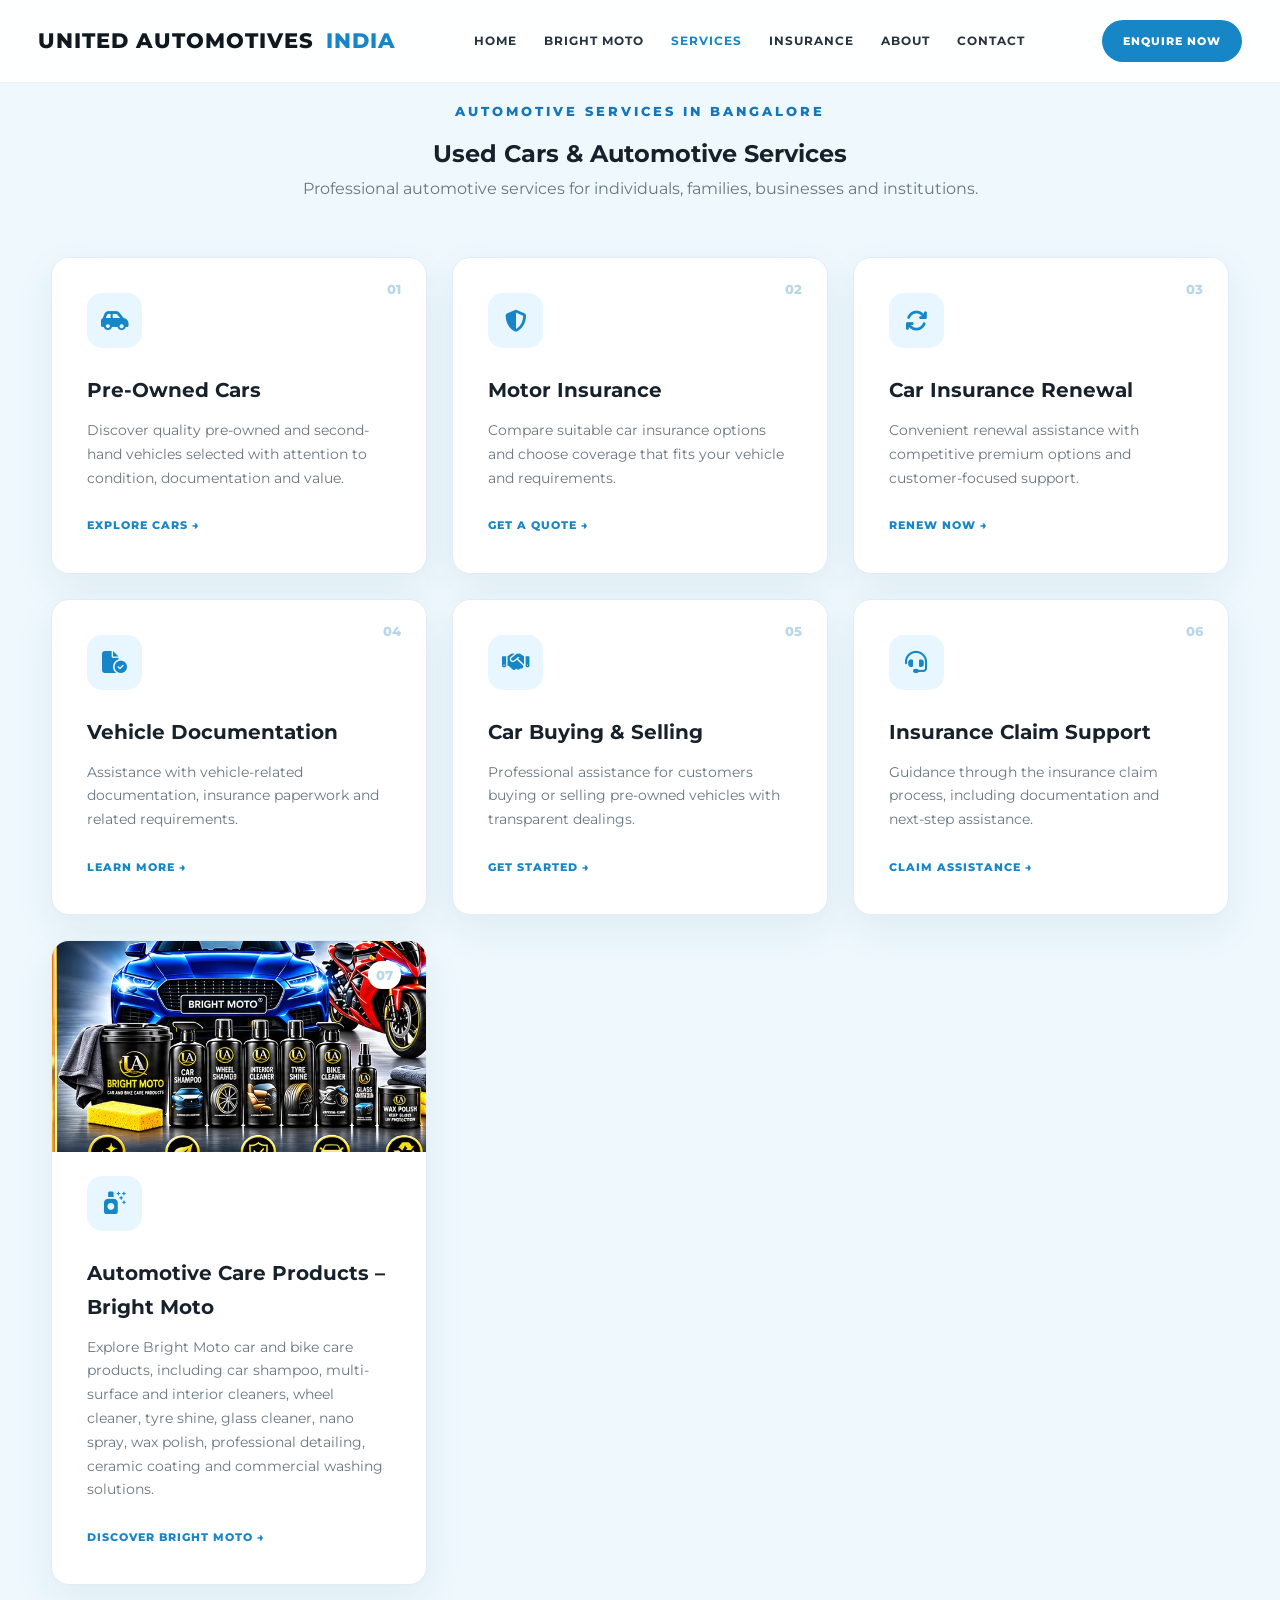
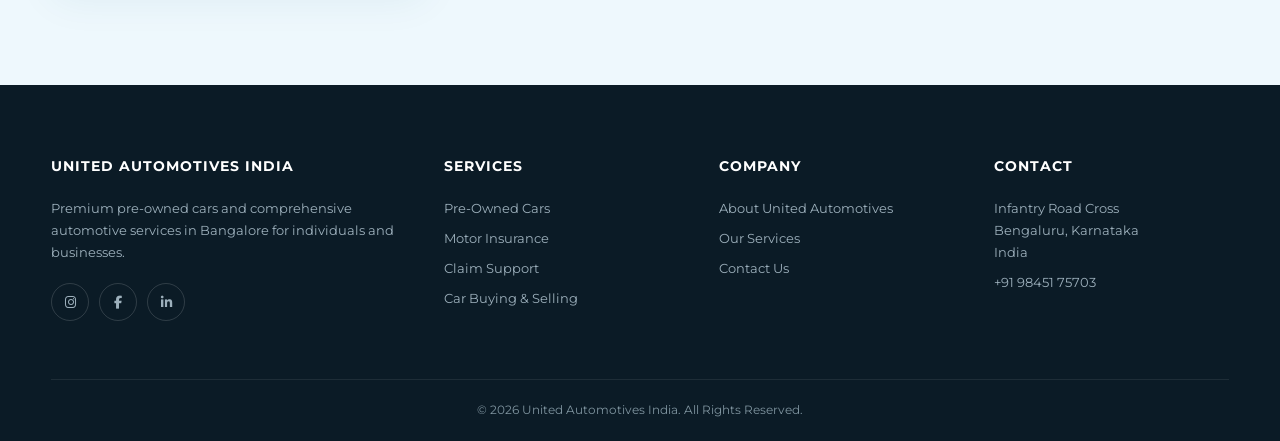
<file: services.html>
<!DOCTYPE html>
<html lang="en-IN">
<head>
<!-- =====================================================

         BASIC SEO

    ====================================================== -->
<meta charset="utf-8"/>
<meta content="width=device-width, initial-scale=1.0" name="viewport"/>
<meta content="index, follow, max-image-preview:large, max-snippet:-1, max-video-preview:-1" name="robots"/>
<meta content="index, follow" name="googlebot"/>
<meta content="United Automotives India" name="author"/>
<meta content="Explore pre-owned cars, motor insurance, vehicle documentation and Bright Moto automotive care products in Bangalore from United Automotives India." name="description"/>
<meta content="used cars in Bangalore, second hand cars in Bangalore, pre-owned cars Bangalore, luxury used cars Bangalore, used BMW Bangalore, used Audi Bangalore, used Mercedes Bangalore, used cars dealer Bangalore, buy used cars Bangalore, sell used cars Bangalore, car insurance Bangalore" name="keywords"/>
<meta content="#1686c7" name="theme-color"/>
<!-- =====================================================

         CANONICAL URL

    ====================================================== -->
<link href="https://www.unitedautomotivesindia.com/services.html" rel="canonical"/>
<!-- =====================================================

         SEO TITLE

    ====================================================== -->
<title>Used Car &amp; Automotive Services in Bangalore | United Automotives India</title>
<!-- =====================================================

         OPEN GRAPH / SOCIAL SEO

    ====================================================== -->
<meta content="website" property="og:type"/>
<meta content="Used Car &amp; Automotive Services in Bangalore | United Automotives India" property="og:title"/>
<meta content="Explore pre-owned cars, car buying and selling assistance, vehicle documentation and automotive services in Bangalore from United Automotives India." property="og:description"/>
<meta content="https://www.unitedautomotivesindia.com/services.html" property="og:url"/>
<meta content="United Automotives India" property="og:site_name"/>
<meta content="en_IN" property="og:locale"/>
<meta content="https://images.unsplash.com/photo-1492144534655-ae79c964c9d7?auto=format&amp;fit=crop&amp;w=2000&amp;q=90" property="og:image"/>
<!-- =====================================================

         TWITTER / X

    ====================================================== -->
<meta content="summary_large_image" name="twitter:card"/>
<meta content="Used Car &amp; Automotive Services in Bangalore | United Automotives India" name="twitter:title"/>
<meta content="Explore pre-owned cars, car buying and selling assistance, vehicle documentation and automotive services in Bangalore from United Automotives India." name="twitter:description"/>
<meta content="https://images.unsplash.com/photo-1492144534655-ae79c964c9d7?auto=format&amp;fit=crop&amp;w=2000&amp;q=90" name="twitter:image"/>
<!-- =====================================================

         FONTS

    ====================================================== -->
<link href="https://fonts.googleapis.com" rel="preconnect"/>
<link crossorigin="" href="https://fonts.gstatic.com" rel="preconnect"/>
<link href="https://fonts.googleapis.com/css2?family=Montserrat:wght@400;500;600;700;800&amp;family=Playfair+Display:wght@500;600;700&amp;display=swap" rel="stylesheet"/>
<!-- =====================================================

         FONT AWESOME

    ====================================================== -->
<link href="https://cdnjs.cloudflare.com/ajax/libs/font-awesome/6.5.2/css/all.min.css" rel="stylesheet"/>
<!-- =====================================================

         PRELOAD HERO IMAGE

    ====================================================== -->
<link as="image" href="https://images.unsplash.com/photo-1553440569-bcc63803a83d?auto=format&amp;fit=crop&amp;w=2000&amp;q=90" rel="preload"/>
<!-- =====================================================

         LOCAL BUSINESS / AUTO DEALER SCHEMA

    ====================================================== -->
<script type="application/ld+json">

    {

      "@context": "https://schema.org",

      "@type": "AutoDealer",

      "name": "United Automotives India",

      "url": "https://www.unitedautomotivesindia.com/",

      "telephone": "+91-98451-75703",

      "description": "United Automotives India is a pre-owned and luxury car dealer in Bangalore offering quality used cars, car buying and selling assistance, motor insurance and automotive services.",

      "priceRange": "₹₹₹",

      "address": {

        "@type": "PostalAddress",

        "streetAddress": "Infantry Road Cross",

        "addressLocality": "Bengaluru",

        "addressRegion": "Karnataka",

        "addressCountry": "IN"

      },

      "areaServed": {

        "@type": "City",

        "name": "Bengaluru"

      },

      "sameAs": []

    }

    </script>
<!-- =====================================================

         WEBSITE SCHEMA

    ====================================================== -->
<script type="application/ld+json">

    {

      "@context": "https://schema.org",

      "@type": "WebSite",

      "name": "United Automotives India",

      "url": "https://www.unitedautomotivesindia.com/"

    }

    </script>
<link href="style.css" rel="stylesheet"/>
</head>
<body>
<!-- ACCESSIBILITY -->
<a class="skip-link" href="#main-content">

    Skip to main content

</a>
<!-- =====================================================

     HEADER

===================================================== -->
<header>
<div class="navbar">
<a aria-label="United Automotives India Home" class="logo" href="index.html">



            UNITED AUTOMOTIVES

            <span>INDIA</span>
</a>
<nav aria-label="Main navigation">
<a href="index.html">

                HOME

            </a>
<a href="bright-moto.html">
                BRIGHT MOTO
            </a>
<a class="active" href="services.html#services">

                SERVICES

            </a>
<a href="insurance.html#insurance">

                INSURANCE

            </a>
<a href="about.html#about">

                ABOUT

            </a>
<a href="contact.html#contact">

                CONTACT

            </a>
</nav>
<a aria-label="Call United Automotives India" class="nav-btn" href="tel:+919845175703">



            ENQUIRE NOW



        </a>
</div>
</header>
<!-- =====================================================

     MAIN

===================================================== -->
<main id="main-content"><section aria-labelledby="services-title" class="services" id="services">
<div class="section-title">
<p class="eyebrow">

            AUTOMOTIVE SERVICES IN BANGALORE

        </p>
<h1 id="services-title">

            Used Cars &amp; Automotive Services

        </h1>
<p>

            Professional automotive services for individuals,

            families, businesses and institutions.

        </p>
</div>
<div class="service-grid container">
<article class="card">
<span class="number">01</span>
<div class="icon">
<i aria-hidden="true" class="fa-solid fa-car-side"></i>
</div>
<h3>

                Pre-Owned Cars

            </h3>
<p>

                Discover quality pre-owned and second-hand

                vehicles selected with attention to condition,

                documentation and value.

            </p>
<a href="contact.html#contact">

                EXPLORE CARS →

            </a>
</article>
<article class="card">
<span class="number">02</span>
<div class="icon">
<i aria-hidden="true" class="fa-solid fa-shield-halved"></i>
</div>
<h3>

                Motor Insurance

            </h3>
<p>

                Compare suitable car insurance options and

                choose coverage that fits your vehicle and

                requirements.

            </p>
<a href="contact.html#contact">

                GET A QUOTE →

            </a>
</article>
<article class="card">
<span class="number">03</span>
<div class="icon">
<i aria-hidden="true" class="fa-solid fa-arrows-rotate"></i>
</div>
<h3>

                Car Insurance Renewal

            </h3>
<p>

                Convenient renewal assistance with competitive

                premium options and customer-focused support.

            </p>
<a href="contact.html#contact">

                RENEW NOW →

            </a>
</article>
<article class="card">
<span class="number">04</span>
<div class="icon">
<i aria-hidden="true" class="fa-solid fa-file-circle-check"></i>
</div>
<h3>

                Vehicle Documentation

            </h3>
<p>

                Assistance with vehicle-related documentation,

                insurance paperwork and related requirements.

            </p>
<a href="contact.html#contact">

                LEARN MORE →

            </a>
</article>
<article class="card">
<span class="number">05</span>
<div class="icon">
<i aria-hidden="true" class="fa-solid fa-handshake"></i>
</div>
<h3>

                Car Buying &amp; Selling

            </h3>
<p>

                Professional assistance for customers buying

                or selling pre-owned vehicles with transparent

                dealings.

            </p>
<a href="contact.html#contact">

                GET STARTED →

            </a>
</article>
<article class="card">
<span class="number">06</span>
<div class="icon">
<i aria-hidden="true" class="fa-solid fa-headset"></i>
</div>
<h3>

                Insurance Claim Support

            </h3>
<p>

                Guidance through the insurance claim process,

                including documentation and next-step

                assistance.

            </p>
<a href="contact.html#contact">

                CLAIM ASSISTANCE →

            </a>
</article>
      <article class="card bright-moto-service-card">
        <span class="number">07</span>
        <div class="bright-moto-service-art"><img src="[data-uri]" alt="Bright Moto car and bike care products and brand logo" loading="lazy"></div>
        <div class="icon"><i aria-hidden="true" class="fa-solid fa-spray-can-sparkles"></i></div>
        <h3>Automotive Care Products – Bright Moto</h3>
        <p>Explore Bright Moto car and bike care products, including car shampoo, multi-surface and interior cleaners, wheel cleaner, tyre shine, glass cleaner, nano spray, wax polish, professional detailing, ceramic coating and commercial washing solutions.</p>
        <a href="bright-moto.html">DISCOVER BRIGHT MOTO →</a>
      </article>
</div>
</section></main>
<!-- =====================================================

     FOOTER

===================================================== -->
<footer>
<div class="footer-grid container">
<div>
<h3>

                UNITED AUTOMOTIVES INDIA

            </h3>
<p>

                Premium pre-owned cars and comprehensive

                automotive services in Bangalore for

                individuals and businesses.

            </p>
<div class="social-links">
<!-- Replace # with your actual social URLs -->
<a aria-label="United Automotives India Instagram" href="https://www.instagram.com/united.automotives/">
<i aria-hidden="true" class="fa-brands fa-instagram"></i>
</a>
<a aria-label="United Automotives India Facebook" href="https://www.facebook.com/profile.php?id=100064138024715#">
<i aria-hidden="true" class="fa-brands fa-facebook-f"></i>
</a>
<a aria-label="United Automotives India LinkedIn" href="https://www.linkedin.com/in/nizam-shah-0674b729">
<i aria-hidden="true" class="fa-brands fa-linkedin-in"></i>
</a>
</div>
</div>
<div>
<h3>

                SERVICES

            </h3>
<a href="services.html#services">

                Pre-Owned Cars

            </a>
<a href="insurance.html#insurance">

                Motor Insurance

            </a>
<a href="insurance.html#insurance">

                Claim Support

            </a>
<a href="services.html#services">

                Car Buying &amp; Selling

            </a>
</div>
<div>
<h3>

                COMPANY

            </h3>
<a href="about.html#about">

                About United Automotives

            </a>
<a href="services.html#services">

                Our Services

            </a>
<a href="contact.html#contact">

                Contact Us

            </a>
</div>
<div>
<h3>

                CONTACT

            </h3>
<p>

                Infantry Road Cross<br/>

                Bengaluru, Karnataka<br/>

                India

            </p>
<p>
<a href="tel:+919845175703">

                    +91 98451 75703

                </a>
</p>
</div>
</div>
<div class="copyright container">



        © 2026 United Automotives India.

        All Rights Reserved.



    </div>
</footer>
<!-- =====================================================

     HERO SLIDER JAVASCRIPT

===================================================== -->
<script defer="" src="script.js"></script>
</body>
</html>
</file>
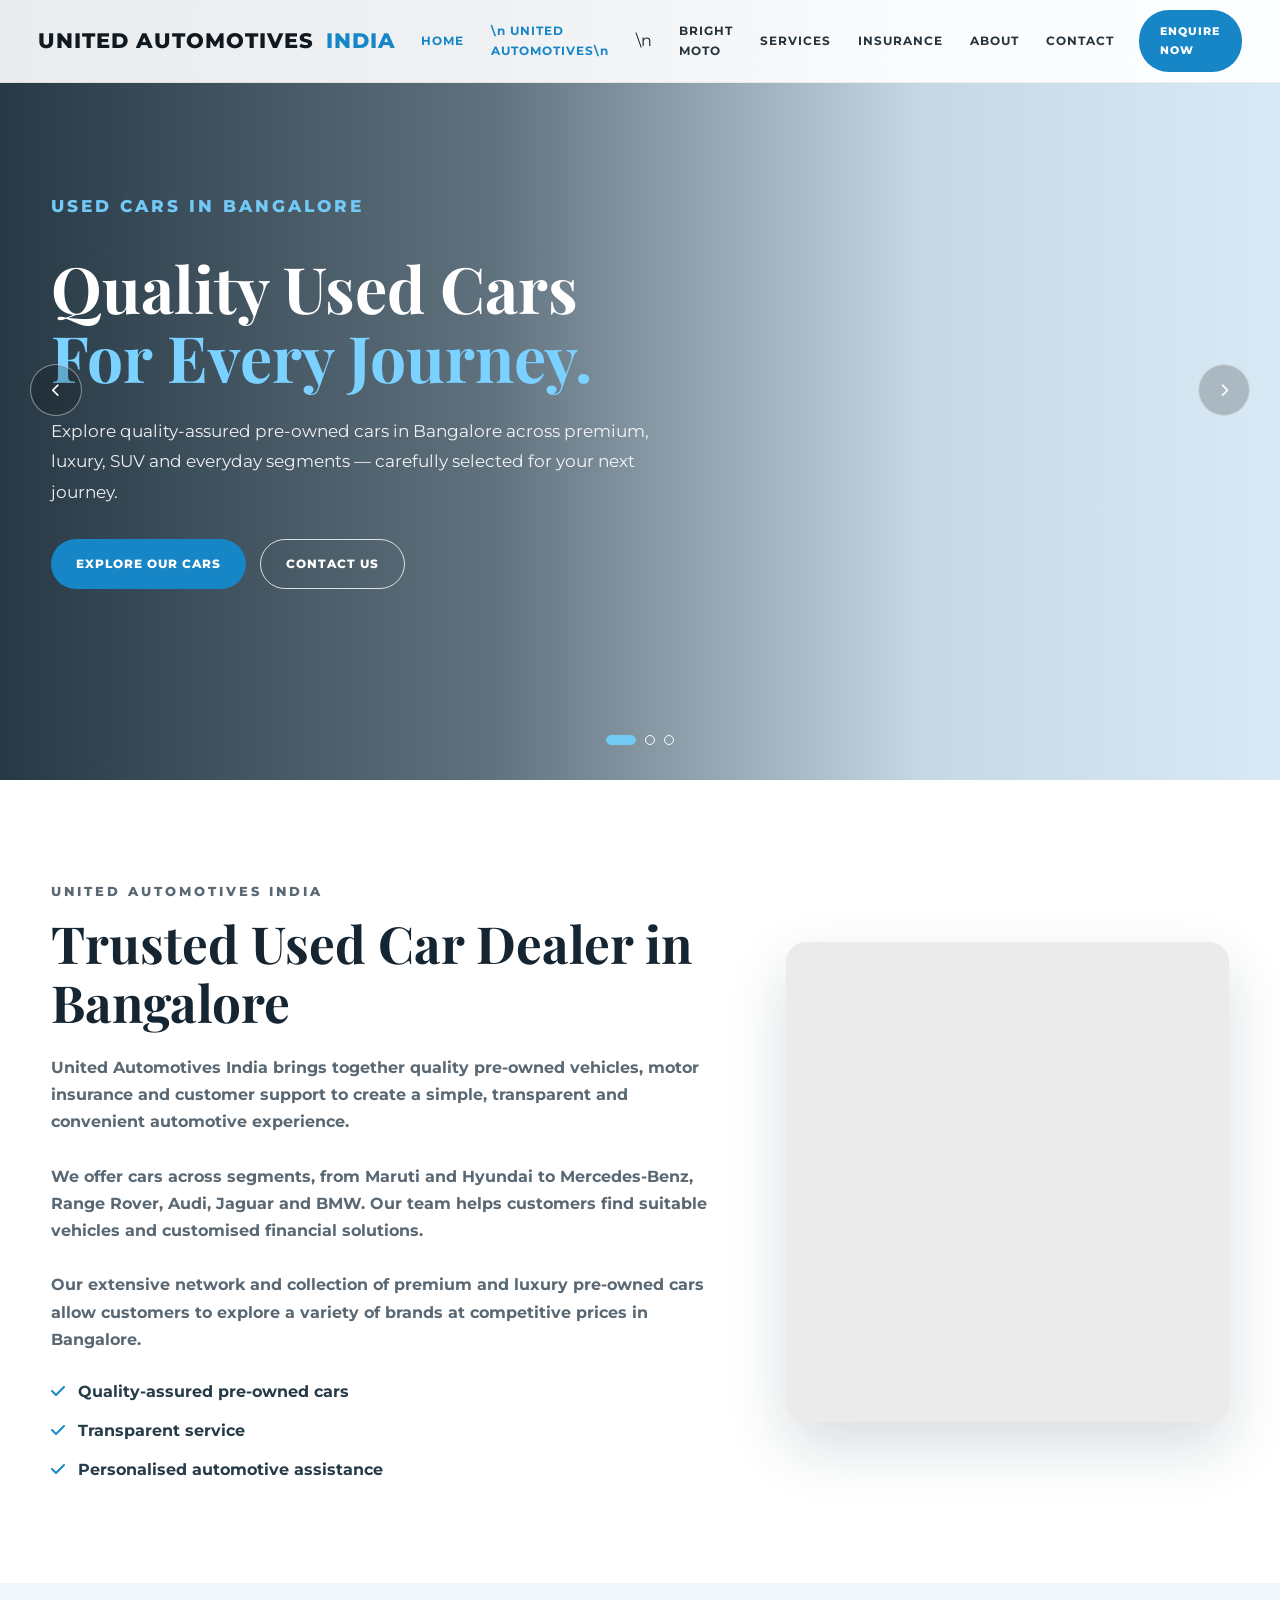
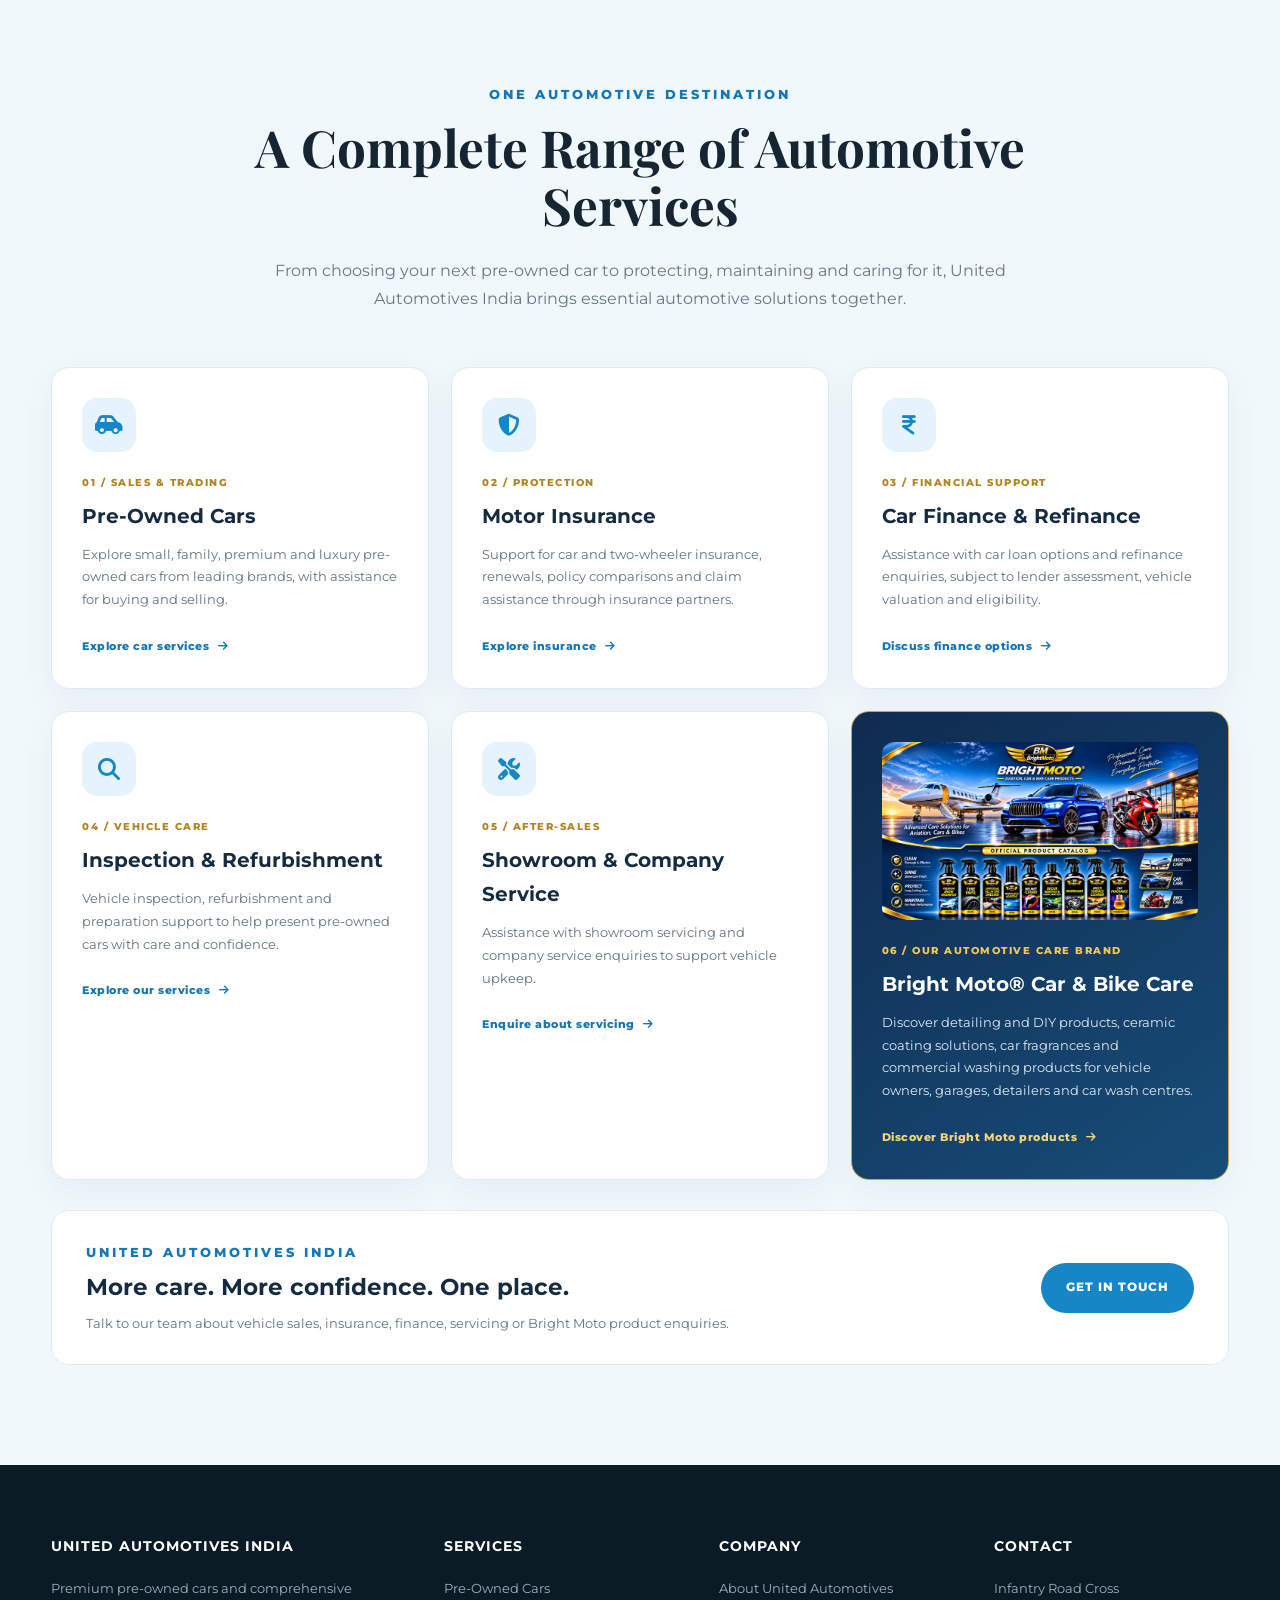
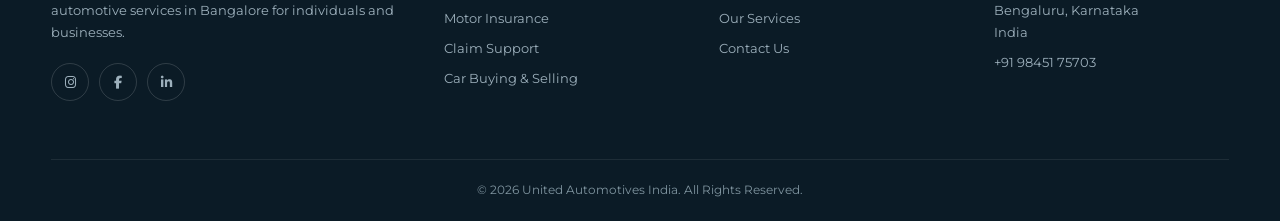
<file: united-automotives.html>
<!DOCTYPE html>
<html lang="en-IN">
<head>
<!-- =====================================================

         BASIC SEO

    ====================================================== -->
<meta charset="utf-8"/>
<meta content="width=device-width, initial-scale=1.0" name="viewport"/>
<meta content="index, follow, max-image-preview:large, max-snippet:-1, max-video-preview:-1" name="robots"/>
<meta content="index, follow" name="googlebot"/>
<meta content="United Automotives India" name="author"/>
<meta content="Explore pre-owned cars, motor insurance, car finance, vehicle inspection, servicing and Bright Moto car and bike care products with United Automotives India in Bangalore." name="description"/>
<meta content="used cars in Bangalore, second hand cars in Bangalore, pre-owned cars Bangalore, luxury used cars Bangalore, used BMW Bangalore, used Audi Bangalore, used Mercedes Bangalore, used cars dealer Bangalore, buy used cars Bangalore, sell used cars Bangalore, car insurance Bangalore" name="keywords"/>
<meta content="#1686c7" name="theme-color"/>
<!-- =====================================================

         CANONICAL URL

    ====================================================== -->
<link href="https://www.unitedautomotivesindia.com/united-automotives.html" rel="canonical"/>
<!-- =====================================================

         SEO TITLE

    ====================================================== -->
<title>United Automotives India Enterprises | Company, Cars &amp; Services</title>
<!-- =====================================================

         OPEN GRAPH / SOCIAL SEO

    ====================================================== -->
<meta content="website" property="og:type"/>
<meta content="United Automotives India Enterprises | Company, Cars &amp; Services" property="og:title"/>
<meta content="Explore pre-owned cars, motor insurance, car finance, vehicle inspection, servicing and Bright Moto car and bike care products with United Automotives India in Bangalore." property="og:description"/>
<meta content="https://www.unitedautomotivesindia.com/united-automotives.html" property="og:url"/>
<meta content="United Automotives India" property="og:site_name"/>
<meta content="en_IN" property="og:locale"/>
<meta content="https://www.unitedautomotivesindia.com/assets/brightmoto-official-poster.jpg" property="og:image"/>
<!-- =====================================================

         TWITTER / X

    ====================================================== -->
<meta content="summary_large_image" name="twitter:card"/>
<meta content="United Automotives India Enterprises | Company, Cars &amp; Services" name="twitter:title"/>
<meta content="Explore quality-assured pre-owned and luxury cars in Bangalore with United Automotives India. Get assistance with buying, selling and automotive services." name="twitter:description"/>
<meta content="https://www.unitedautomotivesindia.com/assets/brightmoto-official-poster.jpg" name="twitter:image"/>
<!-- =====================================================

         FONTS

    ====================================================== -->
<link href="https://fonts.googleapis.com" rel="preconnect"/>
<link crossorigin="" href="https://fonts.gstatic.com" rel="preconnect"/>
<link href="https://fonts.googleapis.com/css2?family=Montserrat:wght@400;500;600;700;800&amp;family=Playfair+Display:wght@500;600;700&amp;display=swap" rel="stylesheet"/>
<!-- =====================================================

         FONT AWESOME

    ====================================================== -->
<link href="https://cdnjs.cloudflare.com/ajax/libs/font-awesome/6.5.2/css/all.min.css" rel="stylesheet"/>
<!-- =====================================================

         PRELOAD HERO IMAGE

    ====================================================== -->
<link as="image" href="https://images.unsplash.com/photo-1553440569-bcc63803a83d?auto=format&amp;fit=crop&amp;w=2000&amp;q=90" rel="preload"/>
<!-- =====================================================

         LOCAL BUSINESS / AUTO DEALER SCHEMA

    ====================================================== -->
<script type="application/ld+json">

    {

      "@context": "https://schema.org",

      "@type": "AutoDealer",

      "name": "United Automotives India",

      "url": "https://www.unitedautomotivesindia.com/",

      "telephone": "+91-98451-75703",

      "description": "United Automotives India is a pre-owned and luxury car dealer in Bangalore offering quality used cars, car buying and selling assistance, motor insurance and automotive services.",

      "priceRange": "₹₹₹",

      "address": {

        "@type": "PostalAddress",

        "streetAddress": "Infantry Road Cross",

        "addressLocality": "Bengaluru",

        "addressRegion": "Karnataka",

        "addressCountry": "IN"

      },

      "areaServed": {

        "@type": "City",

        "name": "Bengaluru"

      },

      "sameAs": []

    }

    </script>
<!-- =====================================================

         WEBSITE SCHEMA

    ====================================================== -->
<script type="application/ld+json">

    {

      "@context": "https://schema.org",

      "@type": "WebSite",

      "name": "United Automotives India",

      "url": "https://www.unitedautomotivesindia.com/"

    }

    </script>
<link href="style.css" rel="stylesheet"/>

<style>
/* BrightMoto homepage brand spotlight */
.bm-home-spotlight{position:relative;isolation:isolate;overflow:hidden;padding:76px 0;background:linear-gradient(120deg,#071b34 0%,#0d3763 58%,#12558a 100%);color:#fff}
.bm-home-spotlight:before{content:"";position:absolute;inset:0;z-index:-1;background:radial-gradient(circle at 12% 15%,rgba(215,170,63,.16),transparent 32%),radial-gradient(circle at 92% 85%,rgba(77,174,226,.16),transparent 34%)}
.bm-home-grid{display:grid;grid-template-columns:.9fr 1.1fr;gap:42px;align-items:center}
.bm-home-copy .eyebrow{color:#f0cd72;font-size:11px;font-weight:900;letter-spacing:2px}
.bm-home-copy h2{color:#fff;font-size:clamp(30px,4.2vw,48px);line-height:1.13;margin:12px 0 16px;letter-spacing:-1px}
.bm-home-copy h2 span{color:#f0cd72}
.bm-home-copy>p:not(.eyebrow){max-width:530px;color:#dce8f3;font-size:14px;line-height:1.85}
.bm-home-points{display:flex;flex-wrap:wrap;gap:9px;margin:22px 0 25px}
.bm-home-points span{border:1px solid rgba(255,255,255,.2);background:rgba(255,255,255,.07);border-radius:30px;padding:8px 12px;color:#f4f7fa;font-size:10px;font-weight:800;letter-spacing:.35px}
.bm-home-actions{display:flex;gap:12px;flex-wrap:wrap}
.bm-home-actions a{display:inline-flex;align-items:center;justify-content:center;min-height:46px;padding:13px 18px;border-radius:5px;background:linear-gradient(115deg,#f3d987,#d7aa3f);color:#09264a;font-size:10px;font-weight:900;letter-spacing:.65px}
.bm-home-actions a.alt{background:transparent;border:1px solid #e3c36d;color:#f4d989}
.bm-home-art{display:block;padding:9px;border:3px solid #d7aa3f;border-radius:13px;background:#fff;box-shadow:0 22px 55px rgba(0,0,0,.25)}
.bm-home-art img{display:block;width:100%;height:auto;border-radius:5px}
.bm-home-caption{text-align:center;color:#d7e4ef;font-size:10px;letter-spacing:1.3px;font-weight:800;margin-top:13px;text-transform:uppercase}
@media(max-width:850px){.bm-home-grid{grid-template-columns:1fr;gap:28px}.bm-home-copy{max-width:680px}.bm-home-art{max-width:760px}.bm-home-spotlight{padding:58px 0}}
@media(max-width:560px){.bm-home-spotlight{padding:46px 0}.bm-home-copy h2{font-size:32px}.bm-home-actions a{flex:1}.bm-home-points{gap:7px}}
</style>
</head>
<body>
<!-- ACCESSIBILITY -->
<a class="skip-link" href="#main-content">

    Skip to main content

</a>
<!-- =====================================================

     HEADER

===================================================== -->
<header>
<div class="navbar">
<a aria-label="United Automotives India Home" class="logo" href="index.html">



            UNITED AUTOMOTIVES

            <span>INDIA</span>
</a>
<nav aria-label="Main navigation">
<a class="active" href="index.html">

                HOME

            </a>
<a class="active" href="united-automotives.html">\n                UNITED AUTOMOTIVES\n            </a>\n<a href="bright-moto.html">
                BRIGHT MOTO
            </a>
<a href="services.html#services">

                SERVICES

            </a>
<a href="insurance.html#insurance">

                INSURANCE

            </a>
<a href="about.html#about">

                ABOUT

            </a>
<a href="contact.html#contact">

                CONTACT

            </a>
</nav>
<a aria-label="Call United Automotives India" class="nav-btn" href="tel:+919845175703">



            ENQUIRE NOW



        </a>
</div>
</header>
<!-- =====================================================

     MAIN

===================================================== -->
<main id="main-content"><section aria-label="United Automotives India used car services" class="hero-slider">
<!-- SLIDE 1 -->
<article class="slide slide-one active">
<div class="slide-content">
<p class="eyebrow">

                USED CARS IN BANGALORE

            </p>
<h1>

                Quality Used Cars

                <br/>
<span>For Every Journey.</span>
</h1>
<p>

                Explore quality-assured pre-owned cars in

                Bangalore across premium, luxury, SUV and

                everyday segments — carefully selected for

                your next journey.

            </p>
<div class="buttons">
<a class="btn primary" href="services.html#services">

                    EXPLORE OUR CARS

                </a>
<a class="btn outline" href="contact.html#contact">

                    CONTACT US

                </a>
</div>
</div>
</article>
<!-- SLIDE 2 -->
<article class="slide slide-two">
<div class="slide-content">
<p class="eyebrow">

                PREMIUM PRE-OWNED CARS

            </p>
<h2>

                Quality Cars.

                <br/>
<span>Transparent Deals.</span>
</h2>
<p>

                From Maruti and Hyundai to BMW, Audi,

                Mercedes-Benz, Jaguar and Range Rover,

                discover pre-owned vehicles selected with

                attention to quality, documentation and value.

            </p>
<div class="buttons">
<a class="btn primary" href="services.html#services">

                    VIEW SERVICES

                </a>
<a class="btn outline" href="tel:+919845175703">
<i aria-hidden="true" class="fa-solid fa-phone"></i>



                      CALL US



                </a>
</div>
</div>
</article>
<!-- SLIDE 3 -->
<article class="slide slide-three">
<div class="slide-content">
<p class="eyebrow">

                COMPLETE AUTOMOTIVE ASSISTANCE

            </p>
<h2>

                More Than a Car.

                <br/>
<span>A Complete Automotive Experience.</span>
</h2>
<p>

                Vehicle sales, motor insurance, renewals,

                documentation and claim assistance —

                personalised automotive support from

                start to finish.

            </p>
<div class="buttons">
<a class="btn primary" href="insurance.html#insurance">

                    INSURANCE SERVICES

                </a>
<a aria-label="Contact United Automotives India on WhatsApp" class="btn whatsapp" href="https://wa.me/919845175703" rel="noopener noreferrer" target="_blank">
<i aria-hidden="true" class="fa-brands fa-whatsapp"></i>



                      WHATSAPP



                </a>
</div>
</div>
</article>
<!-- PREVIOUS -->
<button aria-label="Previous slide" class="slider-arrow slider-prev" type="button">
<i aria-hidden="true" class="fa-solid fa-chevron-left"></i>
</button>
<!-- NEXT -->
<button aria-label="Next slide" class="slider-arrow slider-next" type="button">
<i aria-hidden="true" class="fa-solid fa-chevron-right"></i>
</button>
<!-- DOTS -->
<div aria-label="Hero slides" class="slider-dots" role="tablist">
<button aria-label="Show slide 1" aria-selected="true" class="slider-dot active" data-slide="0" type="button">
</button>
<button aria-label="Show slide 2" aria-selected="false" class="slider-dot" data-slide="1" type="button">
</button>
<button aria-label="Show slide 3" aria-selected="false" class="slider-dot" data-slide="2" type="button">
</button>
</div>
</section><section aria-labelledby="about-title" class="intro" id="about">
<div class="container intro-grid">
<div>
<p class="eyebrow">

                UNITED AUTOMOTIVES INDIA

            </p>
<h2 id="about-title">

                Trusted Used Car Dealer in Bangalore

            </h2>
<p>
<strong>

                    United Automotives India brings together

                    quality pre-owned vehicles, motor insurance

                    and customer support to create a simple,

                    transparent and convenient automotive

                    experience.

                </strong>
</p>
<br/>
<p>
<strong>

                    We offer cars across segments, from Maruti

                    and Hyundai to Mercedes-Benz, Range Rover,

                    Audi, Jaguar and BMW. Our team helps customers

                    find suitable vehicles and customised

                    financial solutions.

                </strong>
</p>
<br/>
<p>
<strong>

                    Our extensive network and collection of

                    premium and luxury pre-owned cars allow

                    customers to explore a variety of brands

                    at competitive prices in Bangalore.

                </strong>
</p>
<div class="ticks">
<div>
<i aria-hidden="true" class="fa-solid fa-check"></i>

                    Quality-assured pre-owned cars

                </div>
<div>
<i aria-hidden="true" class="fa-solid fa-check"></i>

                    Transparent service

                </div>
<div>
<i aria-hidden="true" class="fa-solid fa-check"></i>

                    Personalised automotive assistance

                </div>
</div>
</div>
<div aria-label="Premium pre-owned car available at United Automotives India" class="intro-image" role="img">
</div>
</div>
</section>


<section class="home-services" aria-labelledby="home-services-title" id="our-services">
  <div class="container">
    <div class="section-title">
      <p class="eyebrow">One automotive destination</p>
      <h2 id="home-services-title">A Complete Range of Automotive Services</h2>
      <p>From choosing your next pre-owned car to protecting, maintaining and caring for it, United Automotives India brings essential automotive solutions together.</p>
    </div>
    <div class="home-service-grid">
      <article class="home-service-card">
        <span class="home-service-icon"><i class="fa-solid fa-car-side" aria-hidden="true"></i></span>
        <p class="home-service-kicker">01 / SALES &amp; TRADING</p>
        <h3>Pre-Owned Cars</h3>
        <p>Explore small, family, premium and luxury pre-owned cars from leading brands, with assistance for buying and selling.</p>
        <a href="services.html#services">Explore car services <i class="fa-solid fa-arrow-right" aria-hidden="true"></i></a>
      </article>
      <article class="home-service-card">
        <span class="home-service-icon"><i class="fa-solid fa-shield-halved" aria-hidden="true"></i></span>
        <p class="home-service-kicker">02 / PROTECTION</p>
        <h3>Motor Insurance</h3>
        <p>Support for car and two-wheeler insurance, renewals, policy comparisons and claim assistance through insurance partners.</p>
        <a href="insurance.html#insurance">Explore insurance <i class="fa-solid fa-arrow-right" aria-hidden="true"></i></a>
      </article>
      <article class="home-service-card">
        <span class="home-service-icon"><i class="fa-solid fa-indian-rupee-sign" aria-hidden="true"></i></span>
        <p class="home-service-kicker">03 / FINANCIAL SUPPORT</p>
        <h3>Car Finance &amp; Refinance</h3>
        <p>Assistance with car loan options and refinance enquiries, subject to lender assessment, vehicle valuation and eligibility.</p>
        <a href="contact.html#contact">Discuss finance options <i class="fa-solid fa-arrow-right" aria-hidden="true"></i></a>
      </article>
      <article class="home-service-card">
        <span class="home-service-icon"><i class="fa-solid fa-magnifying-glass" aria-hidden="true"></i></span>
        <p class="home-service-kicker">04 / VEHICLE CARE</p>
        <h3>Inspection &amp; Refurbishment</h3>
        <p>Vehicle inspection, refurbishment and preparation support to help present pre-owned cars with care and confidence.</p>
        <a href="services.html#services">Explore our services <i class="fa-solid fa-arrow-right" aria-hidden="true"></i></a>
      </article>
      <article class="home-service-card">
        <span class="home-service-icon"><i class="fa-solid fa-screwdriver-wrench" aria-hidden="true"></i></span>
        <p class="home-service-kicker">05 / AFTER-SALES</p>
        <h3>Showroom &amp; Company Service</h3>
        <p>Assistance with showroom servicing and company service enquiries to support vehicle upkeep.</p>
        <a href="contact.html#contact">Enquire about servicing <i class="fa-solid fa-arrow-right" aria-hidden="true"></i></a>
      </article>
      <article class="home-service-card home-bright-card">
        <img class="home-bright-art" src="assets/brightmoto-official-poster.jpg" alt="Bright Moto branded car and bike care product range with logo and product bottles" loading="lazy">
        <p class="home-service-kicker">06 / OUR AUTOMOTIVE CARE BRAND</p>
        <h3>Bright Moto® Car &amp; Bike Care</h3>
        <p>Discover detailing and DIY products, ceramic coating solutions, car fragrances and commercial washing products for vehicle owners, garages, detailers and car wash centres.</p>
        <a href="bright-moto.html">Discover Bright Moto products <i class="fa-solid fa-arrow-right" aria-hidden="true"></i></a>
      </article>
    </div>
    <div class="home-services-cta">
      <div>
        <p class="eyebrow">United Automotives India</p>
        <h3>More care. More confidence. One place.</h3>
        <p>Talk to our team about vehicle sales, insurance, finance, servicing or Bright Moto product enquiries.</p>
      </div>
      <a class="btn primary" href="contact.html#contact">GET IN TOUCH</a>
    </div>
  </div>
</section></main>
<!-- =====================================================

     FOOTER

===================================================== -->
<footer>
<div class="footer-grid container">
<div>
<h3>

                UNITED AUTOMOTIVES INDIA

            </h3>
<p>

                Premium pre-owned cars and comprehensive

                automotive services in Bangalore for

                individuals and businesses.

            </p>
<div class="social-links">
<!-- Replace # with your actual social URLs -->
<a aria-label="United Automotives India Instagram" href="https://www.instagram.com/united.automotives/">
<i aria-hidden="true" class="fa-brands fa-instagram"></i>
</a>
<a aria-label="United Automotives India Facebook" href="https://www.facebook.com/profile.php?id=100064138024715#">
<i aria-hidden="true" class="fa-brands fa-facebook-f"></i>
</a>
<a aria-label="United Automotives India LinkedIn" href="https://www.linkedin.com/in/nizam-shah-0674b729">
<i aria-hidden="true" class="fa-brands fa-linkedin-in"></i>
</a>
</div>
</div>
<div>
<h3>

                SERVICES

            </h3>
<a href="services.html#services">

                Pre-Owned Cars

            </a>
<a href="insurance.html#insurance">

                Motor Insurance

            </a>
<a href="insurance.html#insurance">

                Claim Support

            </a>
<a href="services.html#services">

                Car Buying &amp; Selling

            </a>
</div>
<div>
<h3>

                COMPANY

            </h3>
<a href="about.html#about">

                About United Automotives

            </a>
<a href="services.html#services">

                Our Services

            </a>
<a href="contact.html#contact">

                Contact Us

            </a>
</div>
<div>
<h3>

                CONTACT

            </h3>
<p>

                Infantry Road Cross<br/>

                Bengaluru, Karnataka<br/>

                India

            </p>
<p>
<a href="tel:+919845175703">

                    +91 98451 75703

                </a>
</p>
</div>
</div>
<div class="copyright container">



        © 2026 United Automotives India.

        All Rights Reserved.



    </div>
</footer>
<!-- =====================================================

     HERO SLIDER JAVASCRIPT

===================================================== -->
<script defer="" src="script.js"></script>
</body>
</html>
</file>
<file: style.css>
/* =========================================================

   GLOBAL

========================================================= */



* {

    margin: 0;

    padding: 0;

    box-sizing: border-box;

}



html {

    scroll-behavior: smooth;

    scroll-padding-top: 90px;

}



body {

    font-family: 'Montserrat', sans-serif;

    background: #f5fbff;

    color: #17212b;

    line-height: 1.7;

}



img {

    max-width: 100%;

    height: auto;

}



a {

    text-decoration: none;

    color: inherit;

}



button {

    font-family: inherit;

}



.container {

    width: min(1180px, 92%);

    margin: auto;

}



.eyebrow {

    font-size: 13px;

    font-weight: 800;

    letter-spacing: 3px;

    text-transform: uppercase;

    color: #1677b8;

    margin-bottom: 12px;

}





/* =========================================================

   ACCESSIBILITY

========================================================= */



.skip-link {

    position: absolute;

    left: -9999px;

    top: 10px;

    background: #1686c7;

    color: white;

    padding: 10px 15px;

    z-index: 9999;

}



.skip-link:focus {

    left: 10px;

}





/* =========================================================

   HEADER

========================================================= */



header {

    position: absolute;

    width: 100%;

    top: 0;

    left: 0;

    z-index: 1000;

    background: rgba(255,255,255,0.90);

    backdrop-filter: blur(12px);

    border-bottom: 1px solid rgba(0,0,0,0.06);

}



.navbar {

    width: min(1250px, 94%);

    margin: auto;

    min-height: 82px;



    display: flex;

    align-items: center;

    justify-content: space-between;

    gap: 25px;

}



.logo {

    font-size: 21px;

    font-weight: 800;

    letter-spacing: 1px;

    color: #101820;

    white-space: nowrap;

}



.logo span {

    color: #1686c7;

    margin-left: 5px;

}



nav {

    display: flex;

    align-items: center;

    gap: 27px;

}



nav a {

    font-size: 12px;

    font-weight: 700;

    letter-spacing: 1px;

    color: #27333c;

    transition: 0.3s;

}



nav a:hover,

nav a.active {

    color: #1686c7;

}



.nav-btn {

    padding: 12px 21px;

    background: #1686c7;

    color: white;

    font-size: 11px;

    font-weight: 800;

    letter-spacing: 1px;

    border-radius: 30px;

    transition: 0.3s;

}



.nav-btn:hover {

    background: #0d5f91;

    transform: translateY(-2px);

}





/* =========================================================

   HERO SLIDER

========================================================= */



.hero-slider {

    position: relative;

    width: 100%;

    height: 780px;

    overflow: hidden;

    background: #dceefa;

}



.slide {

    position: absolute;

    inset: 0;



    opacity: 0;

    visibility: hidden;



    display: flex;

    align-items: center;



    background-size: cover;

    background-position: center;



    transition:

        opacity 1s ease,

        visibility 1s ease;

}



.slide.active {

    opacity: 1;

    visibility: visible;

}



.slide::before {

    content: "";

    position: absolute;

    inset: 0;



    background:

        linear-gradient(

            90deg,

            rgba(5,22,35,0.84) 0%,

            rgba(5,22,35,0.58) 38%,

            rgba(5,22,35,0.10) 72%,

            rgba(5,22,35,0.02) 100%

        );

}



.slide-content {

    position: relative;

    z-index: 2;

    width: min(1180px, 92%);

    margin: auto;



    color: white;



    transform: translateY(30px);

    opacity: 0;



    transition:

        transform 1s ease 0.3s,

        opacity 1s ease 0.3s;

}



.slide.active .slide-content {

    transform: translateY(0);

    opacity: 1;

}



.slide-content .eyebrow {

    color: #72c9f7;

}



.slide-content h1 {

    max-width: 760px;



    font-family: 'Playfair Display', serif;



    font-size: clamp(42px, 5vw, 76px);

    line-height: 1.08;



    margin-bottom: 24px;

}



.slide-content h1 span {

    color: #7bd1ff;

}



.slide-content p {

    max-width: 650px;

    font-size: 17px;

    line-height: 1.8;

    color: rgba(255,255,255,0.92);



    margin-bottom: 32px;

}





/* =========================================================

   BUTTONS

========================================================= */



.buttons {

    display: flex;

    align-items: center;

    gap: 14px;

    flex-wrap: wrap;

}



.btn {

    display: inline-flex;

    align-items: center;

    justify-content: center;



    min-height: 50px;

    padding: 0 25px;



    border-radius: 30px;



    font-size: 12px;

    font-weight: 800;

    letter-spacing: 1px;



    transition: 0.3s;

}



.btn.primary {

    background: #1686c7;

    color: white;

}



.btn.primary:hover {

    background: #0d6091;

    transform: translateY(-3px);

}



.btn.outline {

    border: 1px solid rgba(255,255,255,0.8);

    color: white;

}



.btn.outline:hover {

    background: white;

    color: #14222d;

}



.btn.whatsapp {

    background: #25d366;

    color: white;

}





/* =========================================================

   SLIDER CONTROLS

========================================================= */



.slider-arrow {

    position: absolute;

    top: 50%;

    transform: translateY(-50%);



    width: 52px;

    height: 52px;



    border: 1px solid rgba(255,255,255,0.45);

    background: rgba(0,0,0,0.20);



    color: white;



    border-radius: 50%;



    cursor: pointer;



    z-index: 10;



    transition: 0.3s;

}



.slider-arrow:hover {

    background: #1686c7;

    border-color: #1686c7;

}



.slider-prev {

    left: 30px;

}



.slider-next {

    right: 30px;

}





/* =========================================================

   SLIDER DOTS

========================================================= */



.slider-dots {

    position: absolute;



    bottom: 35px;

    left: 50%;



    transform: translateX(-50%);



    display: flex;

    gap: 9px;



    z-index: 10;

}



.slider-dot {

    width: 10px;

    height: 10px;



    border-radius: 50%;



    border: 1px solid white;

    background: transparent;



    cursor: pointer;



    transition: 0.3s;

}



.slider-dot.active {

    width: 30px;

    border-radius: 10px;

    background: #71c9f6;

    border-color: #71c9f6;

}





/* =========================================================

   SLIDES

========================================================= */



.slide-one {

    background-image:

        url("https://images.unsplash.com/photo-1553440569-bcc63803a83d?auto=format&fit=crop&w=2000&q=90");

}



.slide-two {

    background-image:

        url("https://images.unsplash.com/photo-1542282088-72c9c27ed0cd?auto=format&fit=crop&w=2000&q=90");

}



.slide-three {

    background-image:

        url("https://images.unsplash.com/photo-1492144534655-ae79c964c9d7?auto=format&fit=crop&w=2000&q=90");

}





/* =========================================================

   INTRO

========================================================= */



.intro {

    padding: 100px 0;

    background: white;

}



.intro-grid {

    display: grid;

    grid-template-columns: 1.2fr 0.8fr;

    gap: 70px;

    align-items: center;

}



.intro h2,

.section-title h2 {

    font-family: 'Playfair Display', serif;

    font-size: clamp(34px, 4vw, 52px);

    line-height: 1.15;

    color: #152532;

    margin-bottom: 22px;

}



.intro p {

    color: #596873;

}



.intro-image {

    min-height: 480px;

    border-radius: 20px;



    background:

        linear-gradient(

            rgba(0,0,0,0.08),

            rgba(0,0,0,0.08)

        ),

        url("https://images.unsplash.com/photo-1503736334956-4c8f8e92946d?auto=format&fit=crop&w=1200&q=85");



    background-size: cover;

    background-position: center;



    box-shadow: 0 25px 60px rgba(20,50,70,0.16);

}



.ticks {

    margin-top: 25px;



    display: grid;

    gap: 12px;

}



.ticks div {

    font-weight: 700;

    color: #263b48;

}



.ticks i {

    color: #1686c7;

    margin-right: 8px;

}





/* =========================================================

   SECTION TITLE

========================================================= */



.section-title {

    text-align: center;

    max-width: 800px;

    margin: 0 auto 55px;

}



.section-title p:last-child {

    color: #687782;

}





/* =========================================================

   SERVICES

========================================================= */



.services {

    padding: 100px 0;

    background: #eef8fd;

}



.service-grid {

    display: grid;

    grid-template-columns: repeat(3, 1fr);

    gap: 25px;

}



.card {

    position: relative;



    background: white;

    border-radius: 18px;



    padding: 35px;



    border: 1px solid #e2edf3;



    box-shadow: 0 15px 40px rgba(30,80,110,0.07);



    transition: 0.35s;

}



.card:hover {

    transform: translateY(-8px);

    box-shadow: 0 25px 50px rgba(30,80,110,0.13);

}



.card .number {

    position: absolute;

    right: 25px;

    top: 20px;



    font-size: 13px;

    font-weight: 800;



    color: #b8d8e9;

}



.icon {

    width: 55px;

    height: 55px;



    display: grid;

    place-items: center;



    background: #e7f6ff;

    color: #1686c7;



    border-radius: 15px;



    font-size: 22px;



    margin-bottom: 25px;

}



.card h3 {

    margin-bottom: 12px;

    font-size: 20px;

}



.card p {

    color: #687782;

    font-size: 14px;

    margin-bottom: 20px;

}



.card a {

    color: #1686c7;

    font-size: 11px;

    font-weight: 800;

    letter-spacing: 1px;

}





/* =========================================================

   INSURANCE

========================================================= */



.insurance {

    padding: 100px 0;

    background: white;

}



.insurance-grid {

    display: grid;

    grid-template-columns: repeat(2, 1fr);

    gap: 30px;

}



.insurance-card {

    padding: 45px;



    border-radius: 20px;



    background: #f3faff;



    border: 1px solid #dcecf5;

}



.big-icon {

    font-size: 40px;

    color: #1686c7;

    margin-bottom: 20px;

}



.insurance-card h3 {

    font-size: 25px;

    margin-bottom: 12px;

}



.insurance-card p {

    color: #667680;

}



.insurance-card ul {

    margin-top: 25px;

    list-style: none;

}



.insurance-card li {

    margin: 10px 0;

    font-size: 14px;

    font-weight: 600;

}



.insurance-card li i {

    color: #1686c7;

    margin-right: 10px;

}





/* =========================================================

   PROCESS

========================================================= */



.process {

    padding: 100px 0;

    background: #eef8fd;

}



.process-grid {

    display: grid;

    grid-template-columns: repeat(4, 1fr);

    gap: 25px;

    text-align: center;

}



.process-grid > div {

    background: white;

    padding: 35px 20px;

    border-radius: 18px;

}



.process-icon {

    width: 60px;

    height: 60px;



    margin: auto auto 20px;



    display: grid;

    place-items: center;



    border-radius: 50%;



    background: #e7f6ff;

    color: #1686c7;



    font-size: 22px;

}



.process-grid h3 {

    margin-bottom: 8px;

}



.process-grid p {

    color: #6c7c86;

    font-size: 13px;

}





/* =========================================================

   CTA

========================================================= */



.cta {

    padding: 100px 20px;



    text-align: center;



    color: white;



    background:

        linear-gradient(

            rgba(9,45,68,0.90),

            rgba(9,45,68,0.90)

        ),

        url("https://images.unsplash.com/photo-1502877338535-766e1452684a?auto=format&fit=crop&w=2000&q=85");



    background-size: cover;

    background-position: center;

}



.cta .eyebrow {

    color: #71caf7;

}



.cta h1,
.cta h2 {

    font-family: 'Playfair Display', serif;

    font-size: clamp(35px, 5vw, 55px);

    margin-bottom: 15px;

}



.cta p {

    max-width: 650px;

    margin: auto auto 30px;

    color: rgba(255,255,255,0.85);

}



.center {

    justify-content: center;

}





/* =========================================================

   FOOTER

========================================================= */



footer {

    background: #0b1b26;

    color: white;

    padding: 70px 0 20px;

}



.footer-grid {

    display: grid;

    grid-template-columns: 1.5fr 1fr 1fr 1fr;

    gap: 40px;

}



.footer-grid h3 {

    margin-bottom: 18px;

    font-size: 14px;

    letter-spacing: 1px;

}



.footer-grid p,

.footer-grid a {

    display: block;

    color: #9db0bc;

    font-size: 13px;

    margin-bottom: 8px;

}



.footer-grid a:hover {

    color: #70c9f5;

}



.social-links {

    margin-top: 20px;

    display: flex;

    gap: 10px;

}



.social-links a {

    width: 38px;

    height: 38px;



    display: grid;

    place-items: center;



    border: 1px solid rgba(255,255,255,0.15);

    border-radius: 50%;



    transition: 0.3s;

}



.social-links a:hover {

    background: #1686c7;

    color: white;

}



.copyright {

    border-top: 1px solid rgba(255,255,255,0.08);

    margin-top: 50px;

    padding-top: 20px;



    color: #7f949f;

    font-size: 12px;

    text-align: center;

}





/* =========================================================

   MOBILE

========================================================= */



@media(max-width: 900px) {



    .navbar {

        min-height: 72px;

    }



    nav {

        display: none;

    }



    .hero-slider {

        height: 700px;

    }



    .slide-content {

        padding-top: 70px;

    }



    .slide-content h1 {

        font-size: 48px;

    }



    .service-grid {

        grid-template-columns: repeat(2, 1fr);

    }



    .intro-grid {

        grid-template-columns: 1fr;

    }



    .insurance-grid {

        grid-template-columns: 1fr;

    }



    .process-grid {

        grid-template-columns: repeat(2, 1fr);

    }



    .footer-grid {

        grid-template-columns: repeat(2, 1fr);

    }

}





@media(max-width: 600px) {



    .logo {

        font-size: 16px;

    }



    .nav-btn {

        padding: 10px 14px;

        font-size: 9px;

    }



    .hero-slider {

        height: 680px;

    }



    .slide::before {

        background:

            linear-gradient(

                90deg,

                rgba(5,22,35,0.88),

                rgba(5,22,35,0.50)

            );

    }



    .slide-content {

        width: 88%;

    }



    .slide-content h1 {

        font-size: 40px;

    }



    .slide-content p {

        font-size: 14px;

    }



    .slider-arrow {

        width: 42px;

        height: 42px;

    }



    .slider-prev {

        left: 12px;

    }



    .slider-next {

        right: 12px;

    }



    .service-grid {

        grid-template-columns: 1fr;

    }



    .process-grid {

        grid-template-columns: 1fr;

    }



    .footer-grid {

        grid-template-columns: 1fr;

    }



    .intro,

    .services,

    .insurance,

    .process {

        padding: 70px 0;

    }

}





/* =========================================================

   REDUCED MOTION

========================================================= */



@media (prefers-reduced-motion: reduce) {



    html {

        scroll-behavior: auto;

    }



    *,

    *::before,

    *::after {

        animation-duration: 0.01ms !important;

        animation-iteration-count: 1 !important;

        transition-duration: 0.01ms !important;

    }

}


/* =========================================================
   HOMEPAGE SERVICE SHOWCASE
========================================================= */
.home-services{padding:100px 0;background:#f1f8fc}
.home-service-grid{display:grid;grid-template-columns:repeat(3,minmax(0,1fr));gap:22px}
.home-service-card{background:#fff;border:1px solid #dfebf2;border-radius:18px;padding:30px;box-shadow:0 12px 32px rgba(30,80,110,.06);transition:transform .25s ease,box-shadow .25s ease}
.home-service-card:hover{transform:translateY(-5px);box-shadow:0 18px 38px rgba(30,80,110,.12)}
.home-service-icon{width:54px;height:54px;display:grid;place-items:center;border-radius:15px;background:#e5f4fc;color:#1686c7;font-size:22px;margin-bottom:22px}
.home-service-kicker{font-size:10px!important;font-weight:800;letter-spacing:1.5px;color:#b18424!important;margin-bottom:8px!important}
.home-service-card h3{font-size:20px;color:#152b40;margin-bottom:10px}
.home-service-card>p:not(.home-service-kicker){font-size:13px;color:#617382;line-height:1.75;margin-bottom:20px}
.home-service-card>a{font-size:11px;font-weight:800;letter-spacing:.5px;color:#1677b8}
.home-service-card>a i{margin-left:5px}
.home-bright-card{background:linear-gradient(145deg,#102b50,#174d78);border-color:#c9a44b;color:#fff}
.home-bright-card .home-service-icon{background:rgba(255,255,255,.13);color:#f0c75e}
.home-bright-card .home-service-kicker{color:#f0c75e!important}
.home-bright-card h3{color:#fff}
.home-bright-card>p:not(.home-service-kicker){color:#e0eaf3}
.home-bright-card>a{color:#f3d477}
.home-services-cta{margin-top:30px;padding:30px 34px;background:#fff;border:1px solid #dfebf2;border-radius:18px;display:flex;align-items:center;justify-content:space-between;gap:24px}
.home-services-cta .eyebrow{margin-bottom:5px}
.home-services-cta h3{font-size:23px;color:#152b40;margin-bottom:5px}
.home-services-cta p:not(.eyebrow){font-size:13px;color:#617382}
@media(max-width:900px){.home-service-grid{grid-template-columns:repeat(2,minmax(0,1fr))}.home-services{padding:75px 0}}
@media(max-width:600px){.home-service-grid{grid-template-columns:1fr}.home-service-card{padding:25px}.home-services-cta{align-items:flex-start;flex-direction:column;padding:25px}.home-services-cta h3{font-size:20px}}

/* BRIGHT MOTO BRAND ARTWORK ON HOME AND SERVICES */
.home-bright-art{display:block;width:100%;aspect-ratio:16/9;object-fit:cover;border-radius:12px;margin:0 0 22px}
.home-bright-card .home-service-icon{display:none}
.bright-moto-service-card{overflow:hidden}
.bright-moto-service-art{margin:-35px -35px 24px;overflow:hidden;background:#102b50}
.bright-moto-service-art img{display:block;width:100%;aspect-ratio:16/9;object-fit:cover}
.bright-moto-service-card .number{z-index:1;background:#fff;border-radius:20px;padding:3px 8px}
@media(max-width:600px){.bright-moto-service-art{margin:-25px -25px 20px}}
</file>
